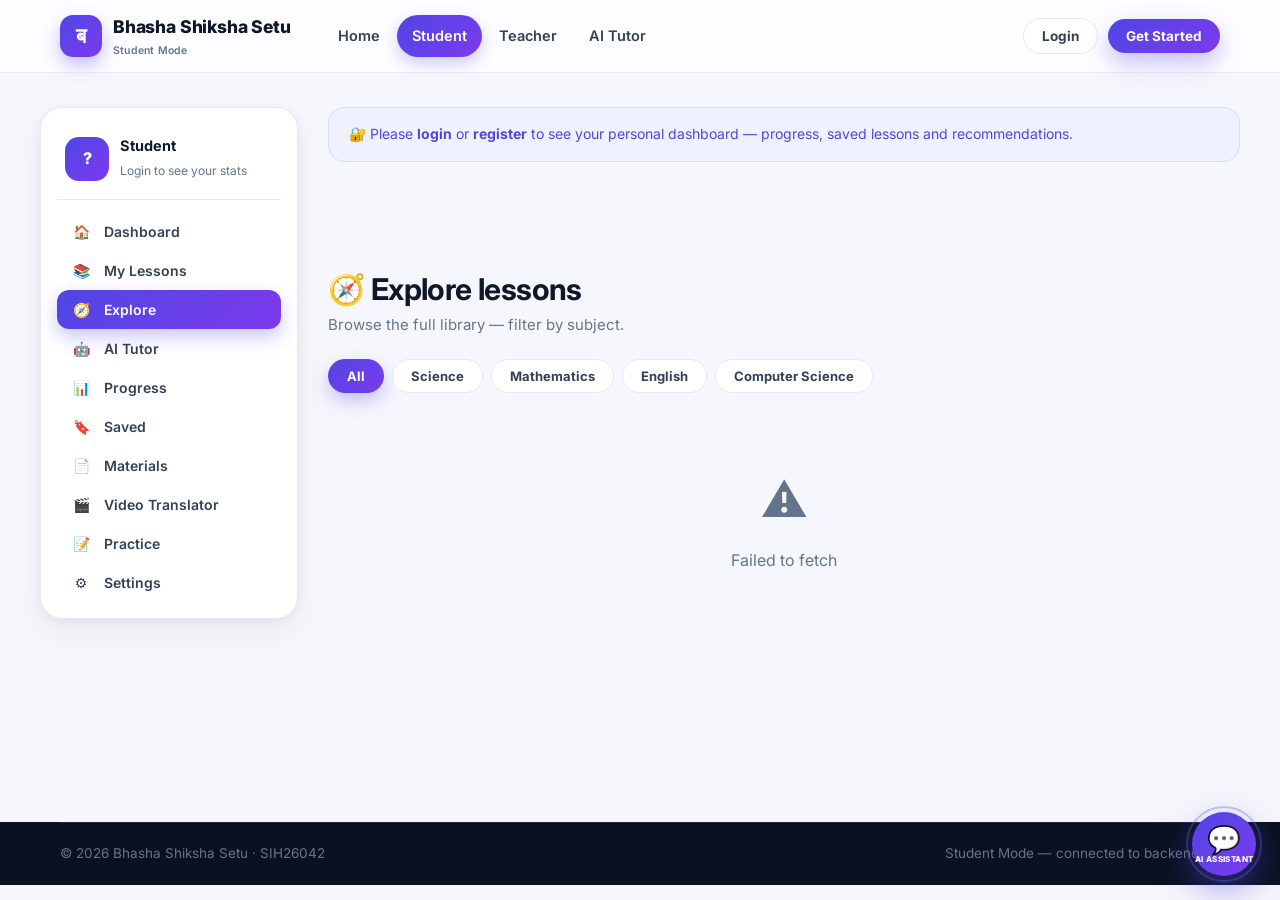
<file: student.html>
<!DOCTYPE html>
<html lang="en">
<head>
<meta charset="UTF-8">
<meta name="viewport" content="width=device-width, initial-scale=1.0">
<title>Student Dashboard | Bhasha Shiksha Setu</title>
<link rel="icon" href="data:image/svg+xml,<svg xmlns='http://www.w3.org/2000/svg' viewBox='0 0 100 100'><rect width='100' height='100' rx='22' fill='%234338ca'/><text x='50' y='68' font-size='52' text-anchor='middle' fill='white'>ब</text></svg>">
<link rel="preconnect" href="https://fonts.googleapis.com">
<link href="https://fonts.googleapis.com/css2?family=Inter:wght@400;500;600;700;800;900&display=swap" rel="stylesheet">
<link rel="stylesheet" href="CSS/style.css">
</head>
<body data-page="student">

<header class="nav">
  <div class="container nav-inner">
    <a class="brand" href="index.html"><span class="brand-logo">ब</span><span>Bhasha Shiksha Setu<small>Student Mode</small></span></a>
    <nav class="nav-links" id="navLinks">
      <a href="index.html">Home</a>
      <a href="student.html" class="active">Student</a>
      <a href="teacher.html">Teacher</a>
      <a href="tutor.html">AI Tutor</a>
    </nav>
    <div class="nav-right">
      <div class="nav-user-chip" data-auth="in">
        <span class="av" id="navUserAvatar">?</span><b id="navUserName">…</b>
        <button class="icon-btn" data-logout title="Logout" style="font-size:16px">🚪</button>
      </div>
      <button class="btn btn-outline btn-sm hide-mobile" data-auth="out" onclick="openModal('loginModal')">Login</button>
      <button class="btn btn-primary btn-sm" data-auth="out" onclick="openModal('registerModal')">Get Started</button>
      <button class="icon-btn burger" onclick="document.getElementById('navLinks').classList.toggle('open')">☰</button>
    </div>
  </div>
</header>

<div class="dash-layout">
  <!-- ======== SIDEBAR ======== -->
  <aside class="dash-side">
    <div class="who">
      <span class="av" id="sideAvatar">?</span>
      <div><b id="sideName">Student</b><small id="sideEmail">Login to see your stats</small></div>
    </div>
    <button class="side-item active" data-view="dashboard"><span class="s-ico">🏠</span> Dashboard</button>
    <button class="side-item" data-view="lessons"><span class="s-ico">📚</span> My Lessons</button>
    <button class="side-item" data-view="explore"><span class="s-ico">🧭</span> Explore</button>
    <button class="side-item" data-view="tutor"><span class="s-ico">🤖</span> AI Tutor</button>
    <button class="side-item" data-view="progress"><span class="s-ico">📊</span> Progress</button>
    <button class="side-item" data-view="saved"><span class="s-ico">🔖</span> Saved</button>
    <button class="side-item" data-view="materials"><span class="s-ico">📄</span> Materials</button>
    <button class="side-item" data-view="video"><span class="s-ico">🎬</span> Video Translator</button>
    <button class="side-item" data-view="practice"><span class="s-ico">📝</span> Practice</button>
    <button class="side-item" data-view="settings"><span class="s-ico">⚙️</span> Settings</button>
  </aside>

  <!-- ======== MAIN ======== -->
  <main class="dash-main">
    <div class="auth-note hide" id="loginNote">🔐 Please <a href="#" onclick="openModal('loginModal');return false"><b>login</b></a> or <a href="#" onclick="openModal('registerModal');return false"><b>register</b></a> to see your personal dashboard — progress, saved lessons and recommendations.</div>

    <!-- Dashboard view -->
    <section data-view-panel="dashboard">
      <div class="greet"><h1 id="dashTitle">Good morning, Student 👋</h1><p id="dashSub">Your learning at a glance — connected to the Bhasha Shiksha Setu backend.</p></div>

      <div class="kpi-strip">
        <div class="kpi"><div class="k-top"><span class="k-ico" style="background:var(--psoft)">📖</span><span class="trend up">library</span></div><b id="stTotal">–</b><span>Total lessons</span></div>
        <div class="kpi"><div class="k-top"><span class="k-ico" style="background:var(--success-soft)">✅</span><span class="trend up">done</span></div><b id="stDone">–</b><span>Completed</span></div>
        <div class="kpi"><div class="k-top"><span class="k-ico" style="background:var(--accent-soft)">⏳</span><span class="trend flat">in progress</span></div><b id="stProgress">–</b><span>In progress</span></div>
        <div class="kpi"><div class="k-top"><span class="k-ico" style="background:var(--teal-soft)">🔖</span><span class="trend flat">saved</span></div><b id="stSaved">–</b><span>Saved lessons</span></div>
      </div>

      <div class="sec-card">
        <div style="display:flex;justify-content:space-between;flex-wrap:wrap;gap:8px;margin-bottom:12px">
          <b style="font-size:16px">📈 Learning progress</b><span id="avgLabel" style="color:var(--muted);font-size:13.5px">–</span>
        </div>
        <div class="progress-track" style="height:12px"><div class="progress-fill" id="avgBar" style="width:0%"></div></div>
        <p style="font-size:13.5px;color:var(--muted);margin-top:10px" id="aiStatsLine">You asked the AI Tutor 0 questions and translated 0 texts.</p>
      </div>

      <div class="view-head"><h2>▶️ Continue learning</h2><button class="btn btn-soft btn-sm" data-goto="explore">Explore all lessons →</button></div>
      <div class="grid g2" id="continueGrid"></div>

      <div class="view-head"><h2>✨ Recommended for you</h2></div>
      <div class="grid g3" id="recGrid"></div>

      <div class="view-head"><h2>🕐 Recent lessons</h2></div>
      <div class="grid g3" id="recentGrid"></div>
    </section>

    <!-- My lessons -->
    <section data-view-panel="lessons" class="hide">
      <div class="greet"><h1>📚 My lessons</h1><p>Everything you have started, saved or completed.</p></div>
      <div class="grid g3" id="myLessonsGrid" style="margin-top:26px"></div>
    </section>

    <!-- Explore -->
    <section data-view-panel="explore" class="hide">
      <div class="greet"><h1>🧭 Explore lessons</h1><p>Browse the full library — filter by subject.</p></div>
      <div class="pill-row" id="subjectPills" style="margin-top:22px">
        <button class="filter-pill active" data-subject="">All</button>
        <button class="filter-pill" data-subject="Science">Science</button>
        <button class="filter-pill" data-subject="Mathematics">Mathematics</button>
        <button class="filter-pill" data-subject="English">English</button>
        <button class="filter-pill" data-subject="Computer Science">Computer Science</button>
      </div>
      <div class="grid g3" id="lessonGrid"></div>
    </section>

    <!-- AI Tutor -->
    <section data-view-panel="tutor" class="hide">
      <div class="greet"><h1>🤖 Bhasha AI Tutor</h1><p>Your 24×7 study friend — type or speak in any language.</p></div>
      <div style="display:flex;gap:12px;flex-wrap:wrap;margin-top:24px">
        <button class="btn btn-primary btn-lg" onclick="BSS_AI.open()">💬 Open AI Assistant</button>
        <a class="btn btn-outline btn-lg" href="tutor.html">Full chat page →</a>
      </div>
      <div class="grid g3" style="margin-top:26px">
        <div class="card"><div class="ico-tile tile-p">🧪</div><h3>Ask science</h3><p>“Explain photosynthesis in Marathi”</p></div>
        <div class="card"><div class="ico-tile tile-v">➗</div><h3>Ask maths</h3><p>“Why is 3/4 bigger than 1/2?”</p></div>
        <div class="card"><div class="ico-tile tile-a">🗣</div><h3>Any language</h3><p>Get answers in the language you think in.</p></div>
      </div>
    </section>

    <!-- Progress -->
    <section data-view-panel="progress" class="hide">
      <div class="greet"><h1>📊 Your progress</h1><p>How far you've come in every lesson you started.</p></div>
      <div class="sec-card" id="progressList" style="margin-top:24px"></div>
    </section>

    <!-- Saved -->
    <section data-view-panel="saved" class="hide">
      <div class="greet"><h1>🔖 Saved lessons</h1><p>Your bookmarks — ready when you are.</p></div>
      <div class="grid g3" id="savedGrid" style="margin-top:24px"></div>
    </section>

    <!-- Materials -->
    <section data-view-panel="materials" class="hide">
      <div class="greet"><h1>📄 Study Materials</h1><p>Access educational PDFs, notes and resources shared by the administrator.</p></div>
      <div class="grid g3" id="studentMaterialsGrid" style="margin-top:24px"></div>
    </section>

    <!-- AI Video Translator -->
    <section data-view-panel="video" class="hide">
      <div class="greet"><h1>🎬 AI Video Translator</h1><p>Turn a permitted educational video into a dubbed learning experience in your preferred language.</p></div>
      <div class="video-translator-grid">
        <div class="sec-card">
          <h2>Translate & Dub</h2>
          <p class="muted">Upload a video or paste a public video URL that you have permission to process.</p>
          <div class="video-input-tabs"><button class="filter-pill active" id="videoUploadTab">Upload video</button><button class="filter-pill" id="videoUrlTab">Video URL</button></div>
          <div id="videoUploadBox" class="video-source-box">
            <input type="file" id="videoFile" accept="video/*,audio/*" hidden>
            <button class="btn btn-primary" id="chooseVideo">🎥 Choose video</button>
            <span id="videoFileName" class="muted">No file selected</span>
          </div>
          <div id="videoUrlBox" class="video-source-box hide">
            <input id="videoUrl" class="text-input" type="url" placeholder="https://example.com/video.mp4">
          </div>
          <div class="video-form-grid">
            <label>Source language <select id="videoSourceLang"><option value="auto">Auto detect</option><option value="en">English</option><option value="hi">Hindi</option><option value="mr">Marathi</option><option value="gu">Gujarati</option><option value="bn">Bengali</option><option value="ta">Tamil</option><option value="te">Telugu</option></select></label>
            <label>Translate to <select id="videoTargetLang"><option value="en">English</option><option value="hi">Hindi</option><option value="mr" selected>Marathi</option><option value="gu">Gujarati</option><option value="bn">Bengali</option><option value="ta">Tamil</option><option value="te">Telugu</option></select></label>
          </div>
          <button class="btn btn-primary" id="startVideoDub" style="margin-top:18px;width:100%">✨ Translate & Dub</button>
          <p class="video-note">Processing happens securely through the backend. Your API key is never exposed to the browser.</p>
        </div>
        <div class="sec-card">
          <div class="view-head" style="margin-top:0"><h2>Translation status</h2><button class="btn btn-soft btn-sm" id="videoRefresh">Refresh</button></div>
          <div id="videoStatusBox" class="video-status-empty">Choose a video to start.</div>
          <div id="videoResult" class="hide"></div>
        </div>
      </div>
      <div class="view-head"><h2>🕘 My video translations</h2></div>
      <div class="grid g2" id="videoHistoryGrid"></div>
    </section>

    <!-- Practice -->
    <section data-view-panel="practice" class="hide">
      <div class="greet"><h1>📝 Smart Practice</h1><p>Your practice should respond to what you understand—not just give you more questions.</p></div>
      <div class="sec-card" id="learningProfileCard"><h2>Personal learning profile</h2><p class="muted">Loading your learning insights…</p></div>
      <div class="view-head"><h2>🎯 Recommended practice</h2></div>
      <div class="grid g3" id="recommendationGrid"></div>
    </section>

    <!-- Settings -->
    <section data-view-panel="settings" class="hide">
      <div class="greet"><h1>⚙️ Settings</h1><p>Your preferences and account.</p></div>
      <div class="grid g2" style="margin-top:24px">
        <div class="card">
          <h3>🗣 Language preference</h3>
          <p style="margin-bottom:14px">Lessons, translation and the AI Tutor favour this language.</p>
          <select class="lang-select" id="prefLang" data-langs style="width:100%;max-width:100%;padding:12px 15px;border-radius:12px"></select>
          <button class="btn btn-primary btn-sm" style="margin-top:12px" onclick="saveLangPref()">💾 Save preference</button>
        </div>
        <div class="card">
          <h3>👤 Account</h3>
          <div id="accountInfo" style="color:var(--muted);font-size:14px;margin-bottom:14px">—</div>
          <div style="display:flex;gap:10px;flex-wrap:wrap">
            <button class="btn btn-outline btn-sm" onclick="openModal('loginModal')">🔑 Change password</button>
            <button class="btn btn-danger btn-sm" data-logout>🚪 Logout</button>
          </div>
        </div>
      </div>
    </section>
  </main>
</div>

<footer class="footer">
  <div class="container footer-base"><span>© 2026 Bhasha Shiksha Setu · SIH26042</span><span>Student Mode — connected to backend 🎒</span></div>
</footer>

<div class="overlay" id="loginModal">
  <div class="modal">
    <button class="icon-btn modal-x" onclick="closeModal('loginModal')">✕</button>
    <h3>Welcome back 👋</h3><p class="sub">Login to continue as a student.</p>
    <form id="loginForm">
      <div class="field"><label>Email / Username</label><input id="loginId" type="text" required></div>
      <div class="field"><label>Password</label><input id="loginPassword" type="password" required></div>
      <button class="btn btn-primary btn-block" id="loginSubmit" type="submit">Login</button>
    </form>
    <p style="font-size:13px;color:var(--muted);margin-top:12px;text-align:center">New here? Use the Register button in the navbar.</p>
  </div>
</div>

<div class="overlay" id="registerModal">
  <div class="modal">
    <button class="icon-btn modal-x" onclick="closeModal('registerModal')">✕</button>
    <h3>Create your free account 🎒</h3><p class="sub">Register to save lessons and track progress.</p>
    <form id="registerForm">
      <div class="field"><label>Full name</label><input id="regName" type="text" required></div>
      <div class="field"><label>Email</label><input id="regEmail" type="email" required></div>
      <div class="field"><label>Password (min 6 chars)</label><input id="regPassword" type="password" minlength="6" required></div>
      <div class="field"><label>Preferred language</label><select id="regLang" data-langs></select></div>
      <button class="btn btn-accent btn-block" id="registerSubmit" type="submit">Create Account</button>
    </form>
  </div>
</div>

<div class="overlay" id="lessonModal">
  <div class="modal lg">
    <button class="icon-btn modal-x" onclick="closeModal('lessonModal')">✕</button>
    <div id="lessonModalBody"></div>
    <div style="display:flex;gap:10px;justify-content:flex-end;margin-top:10px;flex-wrap:wrap">
      <button class="btn btn-outline btn-sm" id="saveLessonBtn">🔖 Save</button>
      <button class="btn btn-primary btn-sm" id="completeLessonBtn">✅ Mark complete</button>
    </div>
  </div>
</div>

<script>
let __dashData = null;
let __currentLessonId = null;

function switchView(name) {
  $$(".side-item").forEach(b => b.classList.toggle("active", b.dataset.view === name));
  $$("[data-view-panel]").forEach(p => p.classList.toggle("hide", p.dataset.viewPanel !== name));
  if (name === "explore") BSS_LESSONS.render("#lessonGrid");
  if (name === "materials") BSS_MATERIALS.render("#studentMaterialsGrid");
  if (name === "video") { BSS_VIDEO.loadHistory(); }
  if (name === "practice") { BSS_LEARNING.load(); }
}

function studentCard(l, d) {
  const row = (d.progress.rows || []).find(r => r.lesson_id === l.id);
  const done = row && row.status === "completed";
  const saved = row && row.saved;
  const pct = row ? row.progress : 0;
  return `
  <div class="card lesson-card" data-lesson-id="${l.id}">
    <div class="lesson-meta">
      <span class="chip subj">${escapeHtml(l.subject)}</span>
      <span class="chip lang">🗣 ${escapeHtml(l.language)}</span>
      ${l.grade ? `<span class="chip grade">Class ${escapeHtml(l.grade)}</span>` : ""}
      ${done ? '<span class="chip pub">✅ completed</span>' : ""}
      ${saved ? '<span class="chip gray">🔖 saved</span>' : ""}
    </div>
    <h3>${escapeHtml(l.title)}</h3>
    <p>${escapeHtml((l.description || "").slice(0, 96))}${(l.description || "").length > 96 ? "…" : ""}</p>
    ${row ? `<div class="progress-row"><div class="progress-track grow"><div class="progress-fill" style="width:${pct}%"></div></div><b style="font-size:13px">${pct}%</b></div>` : ""}
    <button class="btn btn-primary btn-sm" onclick="BSS_LESSONS.open(${l.id})">Open →</button>
  </div>`;
}

async function saveLangPref() {
  try {
    await api("/student/language", { method: "PUT", body: { language_preference: $("#prefLang").value } });
    toast("Language preference saved 🗣");
  } catch (e) { toast(e.message, "err"); }
}

window.PAGE_INIT = async function () {
  // Sidebar view switching
  $$(".side-item").forEach(b => b.addEventListener("click", () => {
    if (b.dataset.view === "tutor") { BSS_AI.open(); return; }
    switchView(b.dataset.view);
  }));
  $$("[data-goto]").forEach(b => b.addEventListener("click", () => switchView(b.dataset.goto)));
  $$("#subjectPills .filter-pill").forEach(pill => pill.addEventListener("click", () => {
    $$("#subjectPills .filter-pill").forEach(p => p.classList.remove("active"));
    pill.classList.add("active");
    BSS_LESSONS.render("#lessonGrid", { subject: pill.dataset.subject });
  }));

  const user = currentUser();
  const note = $("#loginNote");
  const hour = new Date().getHours();
  const greet = hour < 12 ? "Good morning" : hour < 17 ? "Good afternoon" : "Good evening";

  if (!user) {
    note.classList.remove("hide");
    $("#dashTitle").textContent = `${greet}, Learner 👋`;
    $("#dashSub").textContent = "Login to unlock your personal dashboard — progress, saves and recommendations.";
    ["#stTotal", "#stDone", "#stProgress", "#stSaved"].forEach(s => $(s).textContent = "—");
    $("#avgBar").style.width = "0%";
    switchView("explore");
    return;
  }

  $("#sideAvatar").textContent = initials(user.name);
  $("#sideName").textContent = user.name;
  $("#sideEmail").textContent = user.email;

  try {
    const d = await api("/student/dashboard");
    __dashData = d;
    $("#dashTitle").textContent = `${greet}, ${d.profile.name.split(" ")[0]} 👋`;
    $("#dashSub").textContent = "Let's keep your streak going — pick up where you left off.";

    const s = d.stats;
    $("#stTotal").textContent = s.total_lessons;
    $("#stDone").textContent = s.completed;
    $("#stProgress").textContent = s.in_progress;
    $("#stSaved").textContent = s.saved;
    $("#avgBar").style.width = Math.max(s.avg_progress, 4) + "%";
    $("#avgLabel").textContent = `${s.avg_progress}% average across started lessons`;

    try {
      const st = await api("/student/stats");
      $("#aiStatsLine").textContent = `You asked the AI Tutor ${st.ai_questions} questions and translated ${st.translations} texts.`;
    } catch {}

    // Continue learning: started but not completed, sorted by updated
    const started = (d.progress.rows || []).filter(r => r.progress > 0 && r.status !== "completed")
      .sort((a, b) => (b.updated_at || "").localeCompare(a.updated_at || ""));
    const continueLessons = started.slice(0, 4)
      .map(r => db_lesson(d, r.lesson_id)).filter(Boolean);
    $("#continueGrid").innerHTML = continueLessons.length
      ? continueLessons.map(l => studentCard(l, d)).join("")
      : `<div class="empty" style="grid-column:1/-1"><div class="big">🚀</div>Nothing in progress — <b>start a lesson below!</b></div>`;

    $("#recGrid").innerHTML = d.recommended_lessons.length
      ? d.recommended_lessons.map(l => studentCard(l, d)).join("")
      : '<div class="empty" style="grid-column:1/-1"><div class="big">🎉</div>All caught up!</div>';

    $("#recentGrid").innerHTML = d.recent_lessons.length
      ? d.recent_lessons.map(l => studentCard(l, d)).join("")
      : "";

    // My lessons view
    const all = await api("/lessons");
    $("#myLessonsGrid").innerHTML = all.length
      ? all.map(l => studentCard(l, d)).join("")
      : '<div class="empty" style="grid-column:1/-1"><div class="big">📚</div>No lessons yet.</div>';

    // Progress view
    const rows = (d.progress.rows || []).slice().sort((a, b) => (b.updated_at || "").localeCompare(a.updated_at || ""));
    $("#progressList").innerHTML = rows.length ? rows.map(r => {
      const l = db_lesson(d, r.lesson_id);
      return `
      <div class="progress-row" style="padding:13px 0;border-bottom:1px solid var(--line)">
        <span class="k-ico" style="background:${r.status === "completed" ? "var(--success-soft)" : "var(--psoft)"};width:40px;height:40px;border-radius:12px;display:grid;place-items:center;font-size:18px">${r.status === "completed" ? "✅" : "📖"}</span>
        <div class="grow">
          <b style="font-size:14.5px">${l ? escapeHtml(l.title) : "Lesson #" + r.lesson_id}</b>
          <div class="progress-track" style="margin-top:6px"><div class="progress-fill" style="width:${r.progress}%"></div></div>
        </div>
        <b style="font-size:13.5px;min-width:46px;text-align:right">${r.progress}%</b>
      </div>`;
    }).join("") : '<div class="empty"><div class="big">📊</div>No progress yet — open a lesson to start!</div>';

    // Saved view
    $("#savedGrid").innerHTML = d.saved_lessons.length
      ? d.saved_lessons.map(l => studentCard(l, d)).join("")
      : '<div class="empty" style="grid-column:1/-1"><div class="big">🔖</div>Nothing saved yet — open a lesson and press Save.</div>';

    // Settings: profile + pref
    $("#prefLang").value = d.language_preference || "English";
    $("#accountInfo").innerHTML = `
      <b style="color:var(--ink)">${escapeHtml(d.profile.name)}</b> · ${escapeHtml(d.profile.email)}<br>
      Role: <span class="chip" style="background:var(--psoft);color:var(--p1)">${escapeHtml(d.profile.role)}</span>
      · Joined ${fmtDate(d.profile.created_at)}`;

    // Save + complete buttons in lesson modal
    const origOpen = BSS_LESSONS.open;
    BSS_LESSONS.open = async function (id) {
      __currentLessonId = id;
      await origOpen(id);
      const row = (d.progress.rows || []).find(r => r.lesson_id === id);
      $("#saveLessonBtn").textContent = row && row.saved ? "🔖 Saved ✓" : "🔖 Save";
      $("#completeLessonBtn").textContent = row && row.status === "completed" ? "✅ Completed" : "✅ Mark complete";
    };
  } catch (e) {
    note.classList.remove("hide");
    note.textContent = "⚠️ " + e.message;
  }
};

function db_lesson(d, id) {
  return [...(d.recommended_lessons || []), ...(d.recent_lessons || []),
          ...(d.completed_lessons || []), ...(d.saved_lessons || [])].find(l => l.id === id);
}

/* Save / complete buttons */
document.addEventListener("click", async (e) => {
  if (!__dashData) return;
  if (e.target.closest("#saveLessonBtn") && __currentLessonId) {
    try {
      const r = await api(`/student/lessons/${__currentLessonId}/save`, { method: "POST" });
      toast(r.saved ? "Lesson saved 🔖" : "Removed from saved.");
      PAGE_INIT();
    } catch (err) { toast(err.message, "err"); }
  }
  if (e.target.closest("#completeLessonBtn") && __currentLessonId) {
    try {
      await api("/student/progress", { method: "POST", body: { lesson_id: __currentLessonId, status: "completed", progress: 100 } });
      toast("Lesson completed! 🎉");
      PAGE_INIT();
    } catch (err) { toast(err.message, "err"); }
  }
});
</script>
<script src="script.js"></script>
</body>
</html>
</file>
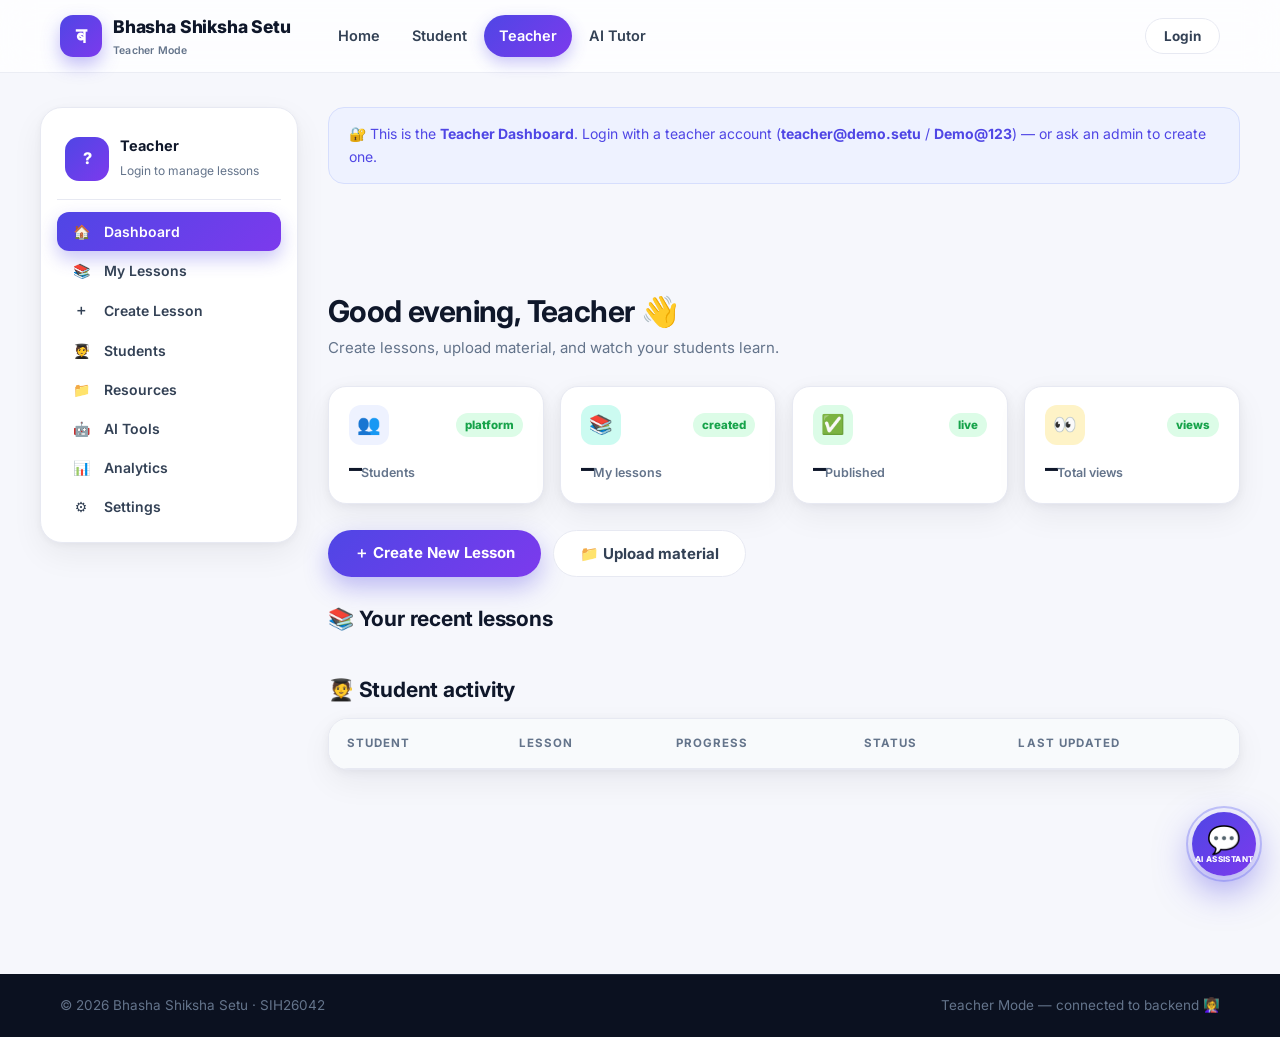
<file: teacher.html>
<!DOCTYPE html>
<html lang="en">
<head>
<meta charset="UTF-8">
<meta name="viewport" content="width=device-width, initial-scale=1.0">
<title>Teacher Dashboard | Bhasha Shiksha Setu</title>
<link rel="icon" href="data:image/svg+xml,<svg xmlns='http://www.w3.org/2000/svg' viewBox='0 0 100 100'><rect width='100' height='100' rx='22' fill='%234338ca'/><text x='50' y='68' font-size='52' text-anchor='middle' fill='white'>ब</text></svg>">
<link rel="preconnect" href="https://fonts.googleapis.com">
<link href="https://fonts.googleapis.com/css2?family=Inter:wght@400;500;600;700;800;900&display=swap" rel="stylesheet">
<link rel="stylesheet" href="CSS/style.css">
</head>
<body data-page="teacher">

<header class="nav">
  <div class="container nav-inner">
    <a class="brand" href="index.html"><span class="brand-logo">ब</span><span>Bhasha Shiksha Setu<small>Teacher Mode</small></span></a>
    <nav class="nav-links" id="navLinks">
      <a href="index.html">Home</a>
      <a href="student.html">Student</a>
      <a href="teacher.html" class="active">Teacher</a>
      <a href="tutor.html">AI Tutor</a>
    </nav>
    <div class="nav-right">
      <div class="nav-user-chip" data-auth="in">
        <span class="av" id="navUserAvatar">?</span><b id="navUserName">…</b>
        <button class="icon-btn" data-logout title="Logout" style="font-size:16px">🚪</button>
      </div>
      <button class="btn btn-outline btn-sm hide-mobile" data-auth="out" onclick="openModal('loginModal')">Login</button>
      <button class="icon-btn burger" onclick="document.getElementById('navLinks').classList.toggle('open')">☰</button>
    </div>
  </div>
</header>

<div class="dash-layout">
  <aside class="dash-side">
    <div class="who">
      <span class="av" id="sideAvatar">?</span>
      <div><b id="sideName">Teacher</b><small id="sideEmail">Login to manage lessons</small></div>
    </div>
    <button class="side-item active" data-view="dashboard"><span class="s-ico">🏠</span> Dashboard</button>
    <button class="side-item" data-view="lessons"><span class="s-ico">📚</span> My Lessons</button>
    <button class="side-item" data-view="create"><span class="s-ico">＋</span> Create Lesson</button>
    <button class="side-item" data-view="students"><span class="s-ico">🧑‍🎓</span> Students</button>
    <button class="side-item" data-view="resources"><span class="s-ico">📁</span> Resources</button>
    <button class="side-item" data-view="aitools"><span class="s-ico">🤖</span> AI Tools</button>
    <button class="side-item" data-view="analytics"><span class="s-ico">📊</span> Analytics</button>
    <button class="side-item" data-view="settings"><span class="s-ico">⚙️</span> Settings</button>
  </aside>

  <main class="dash-main">
    <div class="auth-note hide" id="loginNote">🔐 This is the <b>Teacher Dashboard</b>. Login with a teacher account (<b>teacher@demo.setu</b> / <b>Demo@123</b>) — or ask an admin to create one.</div>

    <!-- Dashboard -->
    <section data-view-panel="dashboard">
      <div class="greet"><h1 id="tGreet">Welcome, Teacher 👋</h1><p>Create lessons, upload material, and watch your students learn.</p></div>
      <div class="kpi-strip">
        <div class="kpi"><div class="k-top"><span class="k-ico" style="background:var(--psoft)">👥</span><span class="trend up">platform</span></div><b id="tStudents">–</b><span>Students</span></div>
        <div class="kpi"><div class="k-top"><span class="k-ico" style="background:var(--teal-soft)">📚</span><span class="trend up">created</span></div><b id="tMyLessons">–</b><span>My lessons</span></div>
        <div class="kpi"><div class="k-top"><span class="k-ico" style="background:var(--success-soft)">✅</span><span class="trend up">live</span></div><b id="tPublished">–</b><span>Published</span></div>
        <div class="kpi"><div class="k-top"><span class="k-ico" style="background:var(--accent-soft)">👀</span><span class="trend up">views</span></div><b id="tViews">–</b><span>Total views</span></div>
      </div>
      <div style="display:flex;gap:12px;flex-wrap:wrap;margin-bottom:22px">
        <button class="btn btn-primary" id="newLessonBtn">＋ Create New Lesson</button>
        <button class="btn btn-outline" data-goto="resources">📁 Upload material</button>
      </div>
      <div class="view-head"><h2>📚 Your recent lessons</h2></div>
      <div class="grid g3" id="dashLessons"></div>
      <div class="view-head"><h2>🧑‍🎓 Student activity</h2></div>
      <div class="tbl-wrap">
        <table>
          <thead><tr><th>Student</th><th>Lesson</th><th>Progress</th><th>Status</th><th>Last updated</th></tr></thead>
          <tbody id="studentsBody"></tbody>
        </table>
      </div>
    </section>

    <!-- My lessons (table) -->
    <section data-view-panel="lessons" class="hide">
      <div class="greet"><h1>📚 My lessons</h1><p>Edit, publish or unpublish — changes appear for students instantly. <span class="page-drafts-badge" style="font-weight:600;color:var(--accent)"></span></p></div>
      <div style="display:flex;gap:10px;justify-content:flex-end;margin:18px 0">
        <button class="btn btn-primary btn-sm" id="newLessonBtn2">＋ New Lesson</button>
      </div>
      <div class="tbl-wrap">
        <table>
          <thead><tr><th>Lesson</th><th>Subject</th><th>Language</th><th>Class</th><th>Views</th><th>Status</th><th style="text-align:right">Actions</th></tr></thead>
          <tbody id="lessonsBody"></tbody>
        </table>
      </div>
    </section>

    <!-- Students -->
    <section data-view-panel="students" class="hide">
      <div class="greet"><h1>🧑‍🎓 Students</h1><p>Who is learning from your lessons right now.</p></div>
      <div class="tbl-wrap" style="margin-top:22px">
        <table>
          <thead><tr><th>Student</th><th>Lesson</th><th>Progress</th><th>Status</th><th>Last updated</th></tr></thead>
          <tbody id="studentsBody2"></tbody>
        </table>
      </div>
    </section>

    <!-- Create lesson placeholder view (opens editor) -->
    <section data-view-panel="create" class="hide">
      <div class="greet"><h1>＋ Create Lesson</h1><p>Title, subject, language, class, media blocks — and publish when ready.</p></div>
      <div class="sec-card" style="margin-top:22px;text-align:center;padding:50px">
        <div class="big" style="font-size:46px">📝</div>
        <h3 style="margin:10px 0">Let's build a great lesson!</h3>
        <p style="margin-bottom:20px">Text · Images · Videos · PDFs — all in one beautiful lesson card.</p>
        <button class="btn btn-primary btn-lg" id="newLessonBtn3">Open Lesson Editor</button>
      </div>
    </section>

    <!-- Resources -->
    <section data-view-panel="resources" class="hide">
      <div class="greet"><h1>📁 Resources</h1><p>Upload study material — images, PDFs, videos — and reuse them in lessons.</p></div>
      <div class="sec-card" style="margin-top:22px">
        <h3>📤 Upload media</h3>
        <p style="color:var(--muted);font-size:13.5px;margin-bottom:14px">Images (jpg/png/webp/svg), videos (mp4) or documents (pdf/doc/txt). Max 50 MB.</p>
        <div class="field"><label>File</label><input type="file" id="upFile" accept=".jpg,.jpeg,.png,.webp,.svg,.gif,.mp4,.pdf,.doc,.docx,.txt"></div>
        <div class="field-row">
          <div class="field"><label>Title (optional)</label><input id="upTitle" maxlength="200"></div>
          <div class="field"><label>Description (optional)</label><input id="upDesc" maxlength="2000"></div>
        </div>
        <button class="btn btn-primary" id="upBtn">⬆ Upload</button>
      </div>
      <div class="view-head"><h2>🖼 Your uploads</h2></div>
      <div class="grid g4" id="teacherMedia"></div>
    </section>

    <!-- AI Tools -->
    <section data-view-panel="aitools" class="hide">
      <div class="greet"><h1>🤖 AI Tools for teachers</h1><p>The AI Tutor is your co-teacher — use it to draft explanations and answer student doubts.</p></div>
      <div class="grid g3" style="margin-top:22px">
        <div class="card"><div class="ico-tile tile-p">💬</div><h3>Draft an explanation</h3><p>“Explain photosynthesis to class 8 in simple Marathi.”</p><button class="btn btn-soft btn-sm" style="margin-top:12px" onclick="BSS_AI.open()">Open assistant</button></div>
        <div class="card"><div class="ico-tile tile-a">➗</div><h3>Lesson examples</h3><p>“Give 5 real-life examples of fractions for class 5.”</p><button class="btn btn-soft btn-sm" style="margin-top:12px" onclick="BSS_AI.open()">Open assistant</button></div>
        <div class="card"><div class="ico-tile tile-v">🌐</div><h3>Translate material</h3><p>Use the translate tool to convert your notes into any language.</p><a class="btn btn-soft btn-sm" style="margin-top:12px" href="index.html#translate">Open translator</a></div>
      </div>
    </section>

    <!-- Analytics -->
    <section data-view-panel="analytics" class="hide">
      <div class="greet"><h1>📊 Analytics</h1><p>Views and engagement across your lessons.</p></div>
      <div class="sec-card" id="analyticsBox" style="margin-top:22px"></div>
    </section>

    <!-- Settings -->
    <section data-view-panel="settings" class="hide">
      <div class="greet"><h1>⚙️ Settings</h1><p>Account and preferences.</p></div>
      <div class="grid g2" style="margin-top:22px">
        <div class="card">
          <h3>👤 Account</h3>
          <div id="accountInfo2" style="color:var(--muted);font-size:14px;margin-bottom:14px">—</div>
          <div style="display:flex;gap:10px;flex-wrap:wrap">
            <button class="btn btn-outline btn-sm" onclick="openModal('loginModal')">🔑 Change password</button>
            <button class="btn btn-danger btn-sm" data-logout>🚪 Logout</button>
          </div>
        </div>
        <div class="card">
          <h3>🗣 Default lesson language</h3>
          <p style="color:var(--muted);font-size:14px;margin-bottom:12px">Used when you create a new lesson (change per-lesson in the editor).</p>
          <select class="lang-select" id="tDefaultLang" data-langs style="width:100%;max-width:100%;padding:12px 15px;border-radius:12px"></select>
        </div>
      </div>
    </section>
  </main>
</div>

<footer class="footer">
  <div class="container footer-base"><span>© 2026 Bhasha Shiksha Setu · SIH26042</span><span>Teacher Mode — connected to backend 👩‍🏫</span></div>
</footer>

<div class="overlay" id="loginModal">
  <div class="modal">
    <button class="icon-btn modal-x" onclick="closeModal('loginModal')">✕</button>
    <h3>Teacher login 👩‍🏫</h3><p class="sub">Login with your teacher account.</p>
    <form id="loginForm">
      <div class="field"><label>Email / Username</label><input id="loginId" type="text" required></div>
      <div class="field"><label>Password</label><input id="loginPassword" type="password" required></div>
      <button class="btn btn-primary btn-block" id="loginSubmit" type="submit">Login</button>
    </form>
  </div>
</div>

<div class="overlay" id="lessonEditorModal">
  <div class="modal lg-xl">
    <button class="icon-btn modal-x" onclick="closeModal('lessonEditorModal')">✕</button>
    <h3 id="editorTitle">Create Lesson</h3>
    <p class="sub">Fields marked * are required. Content blocks can be text, image, video or document.</p>
    <form id="lessonForm">
      <div class="field-row">
        <div class="field"><label>Title *</label><input id="lTitle" required maxlength="200" placeholder="e.g. Introduction to Photosynthesis"></div>
        <div class="field"><label>Subject *</label><input id="lSubject" required maxlength="100" placeholder="e.g. Science"></div>
      </div>
      <div class="field-row">
        <div class="field"><label>Class / Grade</label><input id="lGrade" maxlength="20" placeholder="e.g. 8"></div>
        <div class="field"><label>Language</label><select id="lLang" data-langs></select></div>
      </div>
      <div class="field"><label>Description</label><textarea id="lDescription" maxlength="5000"></textarea></div>
      <div class="field-row">
        <div class="field"><label>Thumbnail URL (or /uploads/…)</label><input id="lThumb" placeholder="https://… or leave empty"></div>
        <div class="field"><label>Status</label><select id="lStatus"><option value="draft">Draft</option><option value="published">Published</option></select></div>
      </div>
      <label style="font-weight:800;font-size:14px;display:block;margin:8px 0 10px">Content blocks</label>
      <div id="blocks"></div>
      <div style="display:flex;gap:8px;margin-bottom:16px;flex-wrap:wrap">
        <button type="button" class="btn btn-outline btn-sm" onclick="addBlock('text')">＋ Text</button>
        <button type="button" class="btn btn-outline btn-sm" onclick="addBlock('image')">＋ Image</button>
        <button type="button" class="btn btn-outline btn-sm" onclick="addBlock('video')">＋ Video</button>
        <button type="button" class="btn btn-outline btn-sm" onclick="addBlock('document')">＋ Document</button>
      </div>
      <div style="display:flex;gap:10px;justify-content:flex-end">
        <button type="button" class="btn btn-outline" onclick="closeModal('lessonEditorModal')">Cancel</button>
        <button type="submit" class="btn btn-primary" id="lessonSaveBtn">💾 Save lesson</button>
      </div>
    </form>
  </div>
</div>

<div class="overlay" id="uploadModal">
  <div class="modal">
    <button class="icon-btn modal-x" onclick="closeModal('uploadModal')">✕</button>
    <h3>📤 Upload media</h3><p class="sub">Images, videos or documents · max 50 MB.</p>
    <div class="field"><label>File</label><input type="file" id="upFile2" accept=".jpg,.jpeg,.png,.webp,.svg,.gif,.mp4,.pdf,.doc,.docx,.txt"></div>
    <div class="field"><label>Title (optional)</label><input id="upTitle2" maxlength="200"></div>
    <div class="field"><label>Description (optional)</label><input id="upDesc2" maxlength="2000"></div>
    <div style="display:flex;gap:10px;justify-content:flex-end">
      <button class="btn btn-outline" onclick="closeModal('uploadModal')">Cancel</button>
      <button class="btn btn-primary" id="upBtn2">⬆ Upload</button>
    </div>
  </div>
</div>

<script>
window.__blockSeq = 0;
function addBlock(type, existing = {}) {
  const host = $("#blocks");
  const id = "blk" + (++window.__blockSeq);
  const row = document.createElement("div");
  row.className = "card";
  row.style.cssText = "margin-bottom:12px;padding:16px;box-shadow:none";
  row.dataset.type = type;
  row.innerHTML = `
    <div style="display:flex;justify-content:space-between;align-items:center;margin-bottom:10px">
      <b style="font-size:12.5px">${type.toUpperCase()}</b><button type="button" class="btn btn-danger btn-sm" onclick="this.closest('.card').remove()">Remove</button>
    </div>
    <div class="field"><label>Title</label><input class="bTitle" maxlength="200" value="${escapeHtml(existing.title || "")}"></div>
    ${type === "text" ? `<div class="field"><label>Explanation</label><textarea class="bContent" style="min-height:110px">${escapeHtml(existing.content || "")}</textarea></div>` : ""}
    ${type !== "text" ? `<div class="field"><label>URL / file path</label><input class="bUrl" maxlength="500" value="${escapeHtml(existing.url || "")}" placeholder="${type === "image" ? "/uploads/… or https://…" : type === "video" ? "YouTube link or https://…" : "/uploads/file.pdf or https://…"}"></div>` : ""}`;
  host.appendChild(row);
}

let __teacherDash = null;

function saveLangPref2() {
  // teachers' default lesson language is stored client-side as a convenience
  localStorage.setItem("t_default_lesson_lang", $("#tDefaultLang").value);
  toast("Default lesson language saved.");
}

window.PAGE_INIT = async function () {
  $$(".side-item").forEach(b => b.addEventListener("click", () => switchView(b.dataset.view)));
  $$("[data-goto]").forEach(b => b.addEventListener("click", () => switchView(b.dataset.goto)));

  function switchView(name) {
    $$(".side-item").forEach(b => b.classList.toggle("active", b.dataset.view === name));
    $$("[data-view-panel]").forEach(p => p.classList.toggle("hide", p.dataset.viewPanel !== name));
  }
  window.switchView = switchView;

  const hour = new Date().getHours();
  const greet = hour < 12 ? "Good morning" : hour < 17 ? "Good afternoon" : "Good evening";
  $("#tGreet").textContent = `${greet}, Teacher 👋`;

  const user = currentUser();
  const note = $("#loginNote");
  if (!user) { note.classList.remove("hide"); return; }
  if (!["teacher", "admin"].includes(user.role)) {
    note.classList.remove("hide");
    note.textContent = `You are logged in as ${user.role}. This page is for teachers and admins.`;
    return;
  }

  $("#sideAvatar").textContent = initials(user.name);
  $("#sideName").textContent = user.name;
  $("#sideEmail").textContent = user.email;
  $("#tDefaultLang").value = localStorage.getItem("t_default_lesson_lang") || "English";
  $("#tDefaultLang").addEventListener("change", saveLangPref2);
  $("#accountInfo2").innerHTML = `<b style="color:var(--ink)">${escapeHtml(user.name)}</b> · ${escapeHtml(user.email)}<br>Role: <span class="chip" style="background:var(--psoft);color:var(--p1)">${escapeHtml(user.role)}</span>`;

  async function load() {
    const d = await api("/teacher/dashboard");
    __teacherDash = d;
    $("#tStudents").textContent = d.stats.students;
    $("#tMyLessons").textContent = d.stats.my_lessons;
    $("#tPublished").textContent = d.stats.published;
    $("#tViews").textContent = d.stats.total_views;
    $(".page-drafts-badge").textContent = d.stats.drafts ? "• " + d.stats.drafts + " draft(s) not published yet" : "";

    const cardL = (l) => `
      <div class="card lesson-card">
        <div class="lesson-meta">
          <span class="chip subj">${escapeHtml(l.subject)}</span>
          <span class="chip lang">🗣 ${escapeHtml(l.language)}</span>
          <span class="chip ${l.status === "published" ? "pub" : "draft"}">${escapeHtml(l.status)}</span>
        </div>
        <h3>${escapeHtml(l.title)}</h3>
        <p>${escapeHtml((l.description || "").slice(0, 90))}…</p>
        <div style="display:flex;gap:8px;flex-wrap:wrap">
          <button class="btn btn-soft btn-sm" onclick="editLesson(${l.id})">✏️ Edit</button>
          <button class="btn btn-sm ${l.status === "published" ? "btn-outline" : "btn-accent"}" onclick="togglePublish(${l.id})">${l.status === "published" ? "📥 Unpublish" : "🚀 Publish"}</button>
          <button class="btn btn-danger btn-sm" onclick="delLesson(${l.id})">🗑</button>
        </div>
      </div>`;

    $("#dashLessons").innerHTML = d.lessons.length ? d.lessons.slice(0, 6).map(cardL).join("")
      : '<div class="empty" style="grid-column:1/-1"><div class="big">📚</div>No lessons yet — create your first one!</div>';

    $("#lessonsBody").innerHTML = d.lessons.length ? d.lessons.map(l => `
      <tr>
        <td><b>${escapeHtml(l.title)}</b><br><small style="color:var(--muted)">${escapeHtml(l.description || "").slice(0, 46)}</small></td>
        <td>${escapeHtml(l.subject)}</td><td>${escapeHtml(l.language)}</td><td>${escapeHtml(l.grade || "—")}</td>
        <td>${l.views}</td>
        <td><span class="chip ${l.status === "published" ? "pub" : "draft"}">${escapeHtml(l.status)}</span></td>
        <td style="text-align:right;white-space:nowrap">
          <button class="btn btn-sm btn-soft" onclick="editLesson(${l.id})">✏️</button>
          <button class="btn btn-sm ${l.status === "published" ? "btn-outline" : "btn-accent"}" onclick="togglePublish(${l.id})">${l.status === "published" ? "📥" : "🚀"}</button>
          <button class="btn btn-sm btn-danger" onclick="delLesson(${l.id})">🗑</button>
        </td>
      </tr>`).join("") : '<tr><td colspan="7" class="empty">No lessons yet — click <b>＋ New Lesson</b>!</td></tr>';

    const students = await api("/teacher/students");
    const rowsHtml = students.length ? students.map(s => `
      <tr>
        <td><b>${s.student ? escapeHtml(s.student.name) : "—"}</b></td>
        <td>${escapeHtml(s.lesson_title || "—")}</td>
        <td><div class="progress-track" style="max-width:160px"><div class="progress-fill" style="width:${s.progress}%"></div></div></td>
        <td><span class="chip ${s.status === "completed" ? "pub" : "gray"}">${escapeHtml(s.status)}</span></td>
        <td>${fmtDate(s.updated_at)}</td>
      </tr>`).join("") : '<tr><td colspan="5" class="empty">No student activity yet.</td></tr>';
    $("#studentsBody").innerHTML = rowsHtml;
    $("#studentsBody2").innerHTML = rowsHtml;

    // Analytics: views + engagement
    const total = Math.max(d.stats.total_views, 1);
    $("#analyticsBox").innerHTML = `
      <h3>👀 Views per lesson</h3>
      ${d.lessons.map(l => `
        <div class="progress-row" style="padding:10px 0">
          <b style="font-size:13.5px;min-width:190px;max-width:260px;overflow:hidden;text-overflow:ellipsis;white-space:nowrap">${escapeHtml(l.title)}</b>
          <div class="progress-track grow"><div class="progress-fill" style="width:${Math.round((l.views / total) * 100)}%"></div></div>
          <b style="font-size:13px;min-width:56px;text-align:right">${l.views} views</b>
        </div>`).join("") || '<div class="empty">No lessons yet.</div>'}
      <p style="color:var(--muted);font-size:13px;margin-top:8px">💡 Publish more lessons and share the site — every view counts!</p>`;
  }

  try { await load(); } catch (e) { note.classList.remove("hide"); note.textContent = "⚠️ " + e.message; }

  /* -------- create / edit -------- */
  const openEditor = async (lesson) => {
    $("#editorTitle").textContent = lesson ? "Edit Lesson" : "Create Lesson";
    $("#lTitle").value = lesson?.title || "";
    $("#lSubject").value = lesson?.subject || "";
    $("#lGrade").value = lesson?.grade || "";
    $("#lDescription").value = lesson?.description || "";
    $("#lThumb").value = lesson?.thumbnail || "";
    $("#lStatus").value = lesson?.status || "draft";
    $("#lLang").value = (lesson && lesson.language) || localStorage.getItem("t_default_lesson_lang") || "English";
    $("#blocks").innerHTML = "";
    (lesson?.content_items || []).forEach((c, i) => addBlock(c.type, c));
    openModal("lessonEditorModal");
  };
  window.openEditor = openEditor;
  ["#newLessonBtn", "#newLessonBtn2", "#newLessonBtn3"].forEach(sel => {
    const el = $(sel);
    if (el) el.addEventListener("click", () => { window.__editingLessonId = null; openEditor(null); });
  });

  $("#lessonForm").addEventListener("submit", async (ev) => {
    ev.preventDefault();
    const blocks = $$("#blocks .card").map((row, i) => {
      const type = row.dataset.type;
      return { type, title: $(".bTitle", row).value,
        content: type === "text" ? $(".bContent", row).value : "",
        url: type !== "text" ? $(".bUrl", row).value : "",
        sort_order: i };
    });
    const payload = {
      title: $("#lTitle").value.trim(), subject: $("#lSubject").value.trim(),
      grade: $("#lGrade").value.trim(), description: $("#lDescription").value,
      thumbnail: $("#lThumb").value.trim(), language: $("#lLang").value,
      status: $("#lStatus").value, content_items: blocks,
    };
    const btn = $("#lessonSaveBtn"); btn.disabled = true;
    try {
      if (window.__editingLessonId) {
        await api("/teacher/lessons/" + window.__editingLessonId, { method: "PUT", body: payload });
        toast("Lesson updated ✨");
        window.__editingLessonId = null;
      } else {
        await api("/teacher/lessons", { method: "POST", body: payload });
        toast("Lesson created 🎉");
      }
      closeModal("lessonEditorModal");
      await load();
    } catch (e) { toast(e.message, "err"); }
    finally { btn.disabled = false; }
  });

  window.editLesson = async (id) => {
    try {
      const l = await api("/lessons/" + id);
      window.__editingLessonId = id;
      openEditor(l);
    } catch (e) { toast(e.message, "err"); }
  };
  window.togglePublish = async (id) => {
    try { await api(`/teacher/lessons/${id}/publish`, { method: "POST" }); toast("Status updated ✔"); await load(); }
    catch (e) { toast(e.message, "err"); }
  };
  window.delLesson = async (id) => {
    if (!confirm("Delete this lesson permanently? This cannot be undone.")) return;
    try { await api("/teacher/lessons/" + id, { method: "DELETE" }); toast("Lesson deleted."); await load(); }
    catch (e) { toast(e.message, "err"); }
  };

  /* -------- media upload -------- */
  const doUpload = async (file, title, desc) => {
    const fd = new FormData();
    fd.append("file", file);
    fd.append("title", title || "");
    fd.append("description", desc || "");
    const res = await fetch("/api/admin/media", {
      method: "POST",
      headers: { "Authorization": "Bearer " + authToken(), "X-Guest-Id": guestId() },
      body: fd,
    });
    const data = await res.json();
    if (!res.ok || data.success === false) throw new Error(data.message || "Upload failed.");
    return data.data;
  };
  const loadMedia = async () => {
    try {
      const media = await api("/admin/media");
      $("#teacherMedia").innerHTML = media.slice(0, 8).map(m => `
        <div class="card" style="padding:14px">
          <div class="lesson-thumb" style="height:96px;font-size:30px">${m.file_type === "image" ? `<img src="${escapeHtml(m.url)}" loading="lazy">` : m.file_type === "video" ? "🎬" : "📄"}</div>
          <b style="font-size:12.5px;display:block;margin:8px 0 2px;overflow:hidden;text-overflow:ellipsis;white-space:nowrap" title="${escapeHtml(m.original_name)}">${escapeHtml(m.title || m.original_name)}</b>
          <small style="color:var(--muted);font-size:11px">${escapeHtml(m.file_type)} · ${(m.size / 1024).toFixed(0)} KB</small>
          <div style="display:flex;gap:6px;margin-top:8px">
            <button class="btn btn-sm btn-soft" onclick="navigator.clipboard.writeText('${escapeHtml(m.url)}');toast('URL copied')">📋</button>
            <button class="btn btn-sm btn-danger" onclick="delTeacherMedia(${m.id})">🗑</button>
          </div>
        </div>`).join("") || '<div class="empty" style="grid-column:1/-1">No uploads yet.</div>';
    } catch {}
  };
  window.delTeacherMedia = async (id) => {
    if (!confirm("Delete this file?")) return;
    try { await api("/admin/media/" + id, { method: "DELETE" }); toast("Deleted."); loadMedia(); }
    catch (e) { toast(e.message, "err"); }
  };
  $("#upBtn").addEventListener("click", async () => {
    const file = $("#upFile").files[0];
    if (!file) { toast("Choose a file first.", "warn"); return; }
    const btn = $("#upBtn"); btn.disabled = true; btn.textContent = "Uploading…";
    try {
      const m = await doUpload(file, $("#upTitle").value, $("#upDesc").value);
      toast("Uploaded! URL: " + m.url);
      $("#upFile").value = ""; $("#upTitle").value = ""; $("#upDesc").value = "";
      loadMedia();
    } catch (e) { toast(e.message, "err"); }
    finally { btn.disabled = false; btn.textContent = "⬆ Upload"; }
  });
  loadMedia();
};
</script>
<script src="script.js"></script>
</body>
</html>
</file>
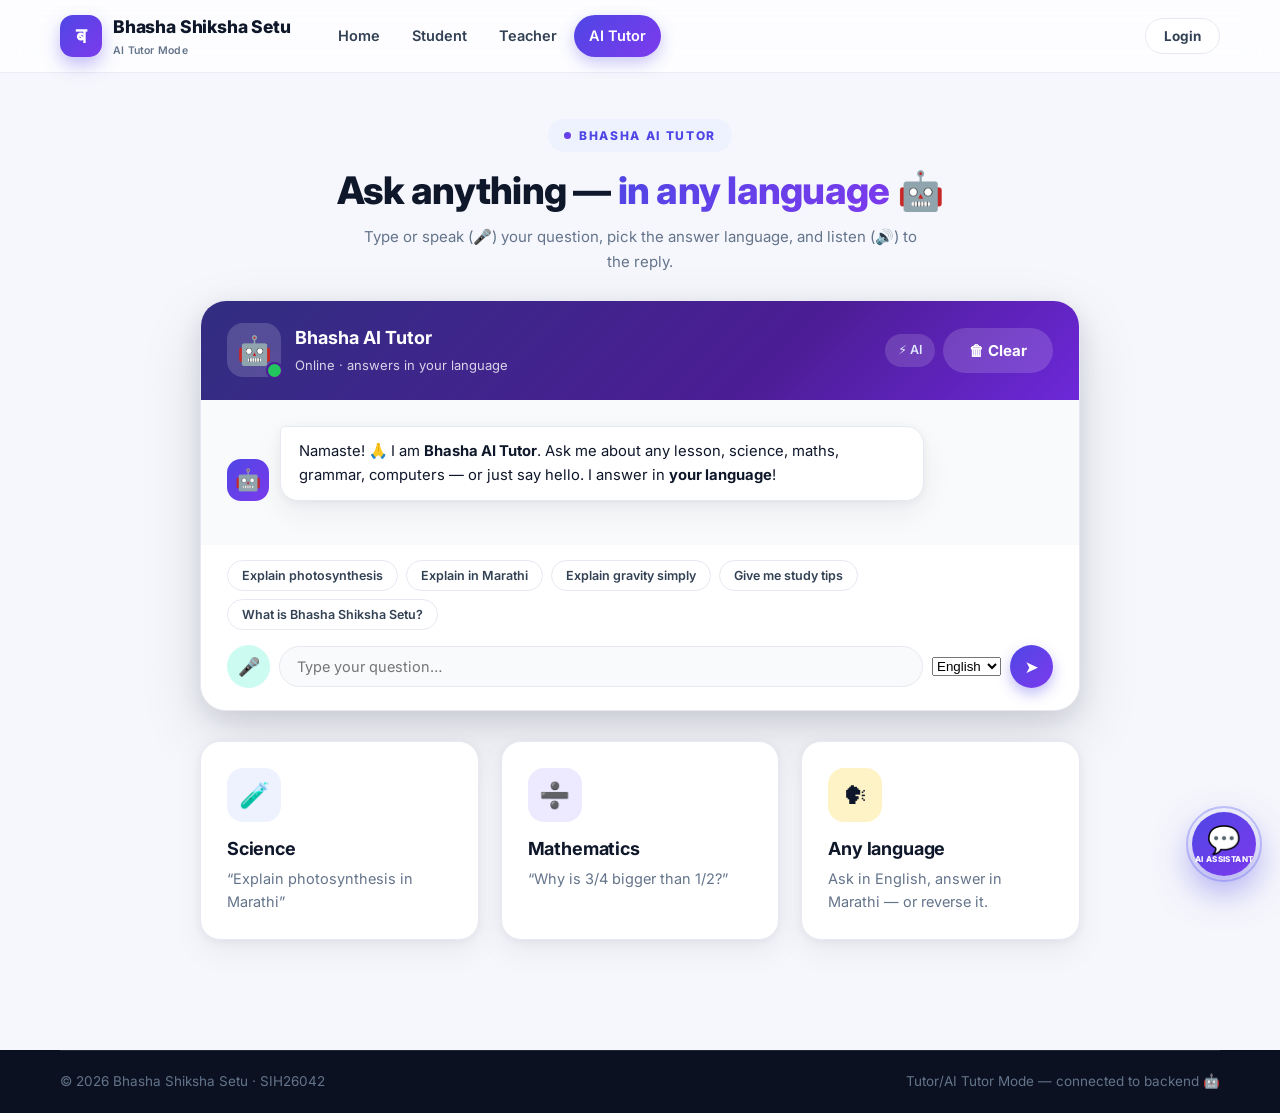
<file: tutor.html>
<!DOCTYPE html>
<html lang="en">
<head>
<meta charset="UTF-8">
<meta name="viewport" content="width=device-width, initial-scale=1.0">
<title>AI Tutor | Bhasha Shiksha Setu</title>
<link rel="icon" href="data:image/svg+xml,<svg xmlns='http://www.w3.org/2000/svg' viewBox='0 0 100 100'><rect width='100' height='100' rx='22' fill='%234338ca'/><text x='50' y='68' font-size='52' text-anchor='middle' fill='white'>ब</text></svg>">
<link rel="preconnect" href="https://fonts.googleapis.com">
<link href="https://fonts.googleapis.com/css2?family=Inter:wght@400;500;600;700;800;900&display=swap" rel="stylesheet">
<link rel="stylesheet" href="CSS/style.css">
</head>
<body data-page="tutor">

<header class="nav">
  <div class="container nav-inner">
    <a class="brand" href="index.html"><span class="brand-logo">ब</span><span>Bhasha Shiksha Setu<small>AI Tutor Mode</small></span></a>
    <nav class="nav-links" id="navLinks">
      <a href="index.html">Home</a>
      <a href="student.html">Student</a>
      <a href="teacher.html">Teacher</a>
      <a href="tutor.html" class="active">AI Tutor</a>
    </nav>
    <div class="nav-right">
      <div class="nav-user-chip" data-auth="in">
        <span class="av" id="navUserAvatar">?</span><b id="navUserName">…</b>
        <button class="icon-btn" data-logout title="Logout" style="font-size:16px">🚪</button>
      </div>
      <button class="btn btn-outline btn-sm hide-mobile" data-auth="out" onclick="openModal('loginModal')">Login</button>
      <button class="icon-btn burger" onclick="document.getElementById('navLinks').classList.toggle('open')">☰</button>
    </div>
  </div>
</header>

<main class="container" style="padding:46px 20px 80px">
  <div class="tchat-wrap">
    <div class="greet" style="text-align:center;margin-bottom:26px">
      <span class="eyebrow"><span class="dot"></span> Bhasha AI Tutor</span>
      <h1 style="font-size:clamp(26px,3.6vw,38px);font-weight:800">Ask anything — <span class="grad-text">in any language</span> 🤖</h1>
      <p style="color:var(--muted);max-width:560px;margin:12px auto 0">Type or speak (🎤) your question, pick the answer language, and listen (🔊) to the reply.</p>
    </div>

    <!-- Tutor-only panel -->
    <div class="card hide" id="tutorPanel" style="margin-bottom:22px">
      <b style="font-size:16px">🧑‍🎓 Questions students asked (tutor view)</b>
      <div id="tutorQuestions" style="margin-top:12px;font-size:14px;color:var(--muted)">Loading…</div>
    </div>

    <div class="tchat-card">
      <div class="tchat-head">
        <span class="big-av">🤖</span>
        <div><b>Bhasha AI Tutor</b><small id="modeDisc">Online · answers in your language</small></div>
        <div style="margin-left:auto;display:flex;gap:8px;align-items:center">
          <span class="ai-disc" style="background:rgba(255,255,255,.14);color:#e0e7ff;border-color:transparent">⚡ AI</span>
          <button class="btn" style="background:rgba(255,255,255,.15);color:#fff;border:none" id="tutorClear">🗑 Clear</button>
        </div>
      </div>
      <div class="tchat-body" id="chatScroll">
        <div class="tmsg">
          <span class="tav">🤖</span>
          <div class="tb">Namaste! 🙏 I am <b>Bhasha AI Tutor</b>. Ask me about any lesson, science, maths, grammar, computers — or just say hello. I answer in <b>your language</b>!</div>
        </div>
      </div>
      <div class="tq-chips" id="sampleQs">
        <button>Explain photosynthesis</button>
        <button>Explain in Marathi</button>
        <button>Explain gravity simply</button>
        <button>Give me study tips</button>
        <button>What is Bhasha Shiksha Setu?</button>
      </div>
      <div class="ai-input-row" style="border-top:none;padding:15px 26px 22px">
        <button class="ai-mic" id="micBtn" title="Ask by voice">🎤</button>
        <input id="tutorInput" placeholder="Type your question…" autocomplete="off">
        <select id="tutorLang" class="lang-select" data-langs style="max-width:125px"></select>
        <button class="ai-send" id="tutorSend">➤</button>
      </div>
    </div>

    <div class="grid g3" style="margin-top:30px">
      <div class="card"><div class="ico-tile tile-p">🧪</div><h3>Science</h3><p>“Explain photosynthesis in Marathi”</p></div>
      <div class="card"><div class="ico-tile tile-v">➗</div><h3>Mathematics</h3><p>“Why is 3/4 bigger than 1/2?”</p></div>
      <div class="card"><div class="ico-tile tile-a">🗣</div><h3>Any language</h3><p>Ask in English, answer in Marathi — or reverse it.</p></div>
    </div>
  </div>
</main>

<footer class="footer">
  <div class="container footer-base"><span>© 2026 Bhasha Shiksha Setu · SIH26042</span><span>Tutor/AI Tutor Mode — connected to backend 🤖</span></div>
</footer>

<div class="overlay" id="loginModal">
  <div class="modal">
    <button class="icon-btn modal-x" onclick="closeModal('loginModal')">✕</button>
    <h3>Login 🤖</h3><p class="sub">Login to see tutor tools (student questions + notes).</p>
    <form id="loginForm">
      <div class="field"><label>Email / Username</label><input id="loginId" type="text" required></div>
      <div class="field"><label>Password</label><input id="loginPassword" type="password" required></div>
      <button class="btn btn-primary btn-block" id="loginSubmit" type="submit">Login</button>
    </form>
  </div>
</div>

<script>
window.PAGE_INIT = async function () {
  const scroll = $("#chatScroll");
  const input = $("#tutorInput");
  const sendBtn = $("#tutorSend");
  const micBtn = $("#micBtn");
  const clearBtn = $("#tutorClear");

  function addMsg(who, text, withListen = false) {
    const div = document.createElement("div");
    div.className = "tmsg" + (who === "me" ? " me" : "");
    const isMe = who === "me";
    div.innerHTML = `
      ${isMe ? "" : '<span class="tav">🤖</span>'}
      <div class="tb">
        ${escapeHtml(text)}
        ${withListen && text ? `<div class="ta">
          <button onclick="BSS_VOICE.listen(this)" data-text="${escapeHtml(text)}" data-listening="0">🔊 Listen</button>
          <button onclick="BSS_VOICE.stop()">⏹ Stop</button>
        </div>` : ""}
      </div>`;
    scroll.appendChild(div);
    scroll.scrollTop = scroll.scrollHeight;
    return div;
  }

  async function send(textOverride) {
    const text = (textOverride || input.value).trim();
    if (!text) return;
    input.value = "";
    addMsg("me", text);
    const typing = addMsg("bot", "");
    typing.querySelector(".tb").innerHTML = '<span class="ptyping"><span></span><span></span><span></span></span>';
    const lang = $("#tutorLang").value;
    localStorage.setItem("bss_lang", lang);
    try {
      const data = await api("/chat", { method: "POST",
        body: { message: text, language: lang, context: "tutor",
                guest_id: guestId(), user_id: (currentUser() || {}).id || null } });
      typing.remove();
      addMsg("bot", data.reply, true);
    } catch (e) {
      typing.remove();
      addMsg("bot", "⚠️ " + e.message);
    }
  }

  sendBtn.onclick = () => send();
  input.addEventListener("keydown", (e) => { if (e.key === "Enter") send(); });
  $$("#sampleQs button").forEach(b => b.addEventListener("click", () => send(b.textContent)));

  clearBtn.onclick = async () => {
    try { await api("/chat/history", { method: "DELETE" }); scroll.innerHTML = ""; toast("Chat cleared."); }
    catch (e) { toast(e.message, "err"); }
  };

  micBtn.onclick = () => {
    if (!BSS_STT.supported) { toast("Voice input needs Chrome/Edge on desktop or Android.", "warn"); return; }
    BSS_STT.start($("#tutorLang").value, {
      onChange: (on) => { micBtn.classList.toggle("rec", on); micBtn.textContent = on ? "⏹" : "🎤"; },
      onResult: (t) => { input.value = t; },
    });
  };

  try {
    const msgs = await api("/chat/history?limit=20");
    if (msgs && msgs.length) {
      scroll.innerHTML = "";
      msgs.forEach(m => { addMsg("me", m.message); addMsg("bot", m.reply, true); });
    }
  } catch {}

  const user = currentUser();
  if (user && (user.role === "tutor" || user.role === "admin")) {
    const panel = $("#tutorPanel");
    panel.classList.remove("hide");
    try {
      const qs = await api("/tutor/questions");
      $("#tutorQuestions").innerHTML = qs.length
        ? qs.map(q => `<div style="padding:9px 0;border-bottom:1px solid var(--line)">
            <b>${escapeHtml(q.message)}</b><br>
            <small style="color:var(--muted)">${escapeHtml(q.reply.slice(0, 100))}… · ${fmtDate(q.created_at)}</small>
          </div>`).join("")
        : "No student questions yet.";
    } catch (e) { $("#tutorQuestions").textContent = e.message; }
  }
};
</script>
<script src="script.js"></script>
</body>
</html>
</file>
<file: CSS/style.css>
/* =========================================================
   Bhasha Shiksha Setu — Design System v2
   Modern EdTech look: soft background, gradient accents,
   glass surfaces, rounded cards, smooth motion.
   ========================================================= */
:root {
  --bg: #f6f7fc;
  --bg-2: #eef1f9;
  --card: #ffffff;
  --ink: #0f172a;
  --ink-2: #334155;
  --muted: #64748b;
  --line: #e7e9f2;
  --p1: #4f46e5;
  --p2: #7c3aed;
  --p3: #6366f1;
  --psoft: #eef2ff;
  --accent: #f59e0b;
  --accent-2: #fbbf24;
  --accent-soft: #fef3c7;
  --teal: #0d9488;
  --teal-soft: #ccfbf1;
  --danger: #dc2626;
  --danger-soft: #fee2e2;
  --success: #16a34a;
  --success-soft: #dcfce7;
  --grad: linear-gradient(135deg, #4f46e5 0%, #7c3aed 100%);
  --grad-soft: linear-gradient(135deg, #eef2ff 0%, #f5f3ff 100%);
  --grad-warm: linear-gradient(135deg, #f59e0b, #f97316);
  --r: 20px;
  --r-sm: 12px;
  --sh: 0 2px 10px rgba(15, 23, 42, .05), 0 12px 32px rgba(15, 23, 42, .06);
  --sh-lg: 0 8px 24px rgba(15, 23, 42, .10), 0 24px 64px rgba(15, 23, 42, .12);
  --font: "Inter", "Segoe UI", system-ui, -apple-system, "Noto Sans Devanagari",
          "Noto Sans Bengali", "Noto Sans Tamil", "Noto Sans Telugu",
          "Noto Sans Gujarati", "Noto Sans Kannada", "Noto Sans Malayalam",
          "Noto Sans Gurmukhi", "Noto Sans Arabic", sans-serif;
}
* { box-sizing: border-box; margin: 0; padding: 0; }
html { scroll-behavior: smooth; }
body { font-family: var(--font); background: var(--bg); color: var(--ink); line-height: 1.62; -webkit-font-smoothing: antialiased; }
img { max-width: 100%; display: block; }
a { color: var(--p1); text-decoration: none; }
button { font-family: var(--font); cursor: pointer; }
.container { width: min(1160px, 92%); margin: 0 auto; }
.hide { display: none !important; }
section { padding: 84px 0; }
::selection { background: var(--p3); color: #fff; }

/* ---------- Typography ---------- */
h1, h2, h3 { line-height: 1.18; letter-spacing: -.02em; }
.section-head { text-align: center; max-width: 660px; margin: 0 auto 48px; }
.section-head h2 { font-size: clamp(26px, 3.4vw, 38px); font-weight: 800; margin-bottom: 12px; }
.section-head p { color: var(--muted); font-size: 16.5px; }
.eyebrow { display: inline-flex; align-items: center; gap: 8px; font-size: 12px; font-weight: 800;
  letter-spacing: .14em; text-transform: uppercase; color: var(--p1); background: var(--psoft);
  padding: 7px 16px; border-radius: 999px; margin-bottom: 16px; }
.eyebrow .dot { width: 7px; height: 7px; border-radius: 50%; background: var(--grad); }
.grad-text { background: var(--grad); -webkit-background-clip: text; background-clip: text; color: transparent; }

/* ---------- Buttons ---------- */
.btn { display: inline-flex; align-items: center; justify-content: center; gap: 9px; border: none;
  border-radius: 999px; padding: 13px 26px; font-size: 15px; font-weight: 700; transition: all .22s ease;
  position: relative; white-space: nowrap; }
.btn:hover { transform: translateY(-2px); }
.btn:active { transform: translateY(0); }
.btn-primary { background: var(--grad); color: #fff; box-shadow: 0 10px 24px rgba(79, 70, 229, .35); }
.btn-primary:hover { box-shadow: 0 14px 32px rgba(79, 70, 229, .45); }
.btn-accent { background: var(--grad-warm); color: #fff; box-shadow: 0 10px 24px rgba(245, 158, 11, .35); }
.btn-ghost { background: rgba(255, 255, 255, .10); color: #fff; border: 1px solid rgba(255, 255, 255, .22); backdrop-filter: blur(8px); }
.btn-ghost:hover { background: rgba(255, 255, 255, .18); }
.btn-outline { background: #fff; color: var(--ink-2); border: 1.5px solid var(--line); }
.btn-outline:hover { border-color: var(--p3); color: var(--p1); }
.btn-danger { background: var(--danger-soft); color: var(--danger); }
.btn-soft { background: var(--psoft); color: var(--p1); }
.btn-sm { padding: 9px 18px; font-size: 13.5px; }
.btn-lg { padding: 16px 34px; font-size: 16px; }
.btn:disabled { opacity: .55; cursor: not-allowed; transform: none; }
.btn-block { width: 100%; }
.icon-btn { border: none; background: transparent; font-size: 20px; width: 40px; height: 40px;
  border-radius: 12px; display: inline-flex; align-items: center; justify-content: center; transition: .2s; }
.icon-btn:hover { background: var(--psoft); }

/* ---------- Navbar ---------- */
.nav { position: sticky; top: 0; z-index: 90; background: rgba(255, 255, 255, .78);
  backdrop-filter: blur(16px); -webkit-backdrop-filter: blur(16px); border-bottom: 1px solid rgba(231, 233, 242, .8); }
.nav-inner { display: flex; align-items: center; gap: 18px; height: 72px; }
.brand { display: flex; align-items: center; gap: 11px; font-weight: 800; font-size: 17.5px; color: var(--ink); letter-spacing: -.01em; }
.brand-logo { width: 42px; height: 42px; border-radius: 13px; display: grid; place-items: center;
  background: var(--grad); color: #fff; font-size: 21px; font-weight: 800; box-shadow: 0 8px 18px rgba(79, 70, 229, .35); }
.brand small { display: block; font-size: 10.5px; font-weight: 600; color: var(--muted); letter-spacing: .02em; }
.nav-links { display: flex; gap: 2px; margin-left: 14px; }
.nav-links a { padding: 9px 15px; border-radius: 999px; color: var(--ink-2); font-weight: 600; font-size: 14.5px; transition: .18s; }
.nav-links a:hover { color: var(--p1); background: var(--psoft); }
.nav-links a.active { color: #fff; background: var(--grad); box-shadow: 0 6px 16px rgba(79, 70, 229, .3); }
.nav-right { margin-left: auto; display: flex; align-items: center; gap: 10px; }
.nav-user-chip { display: flex; align-items: center; gap: 9px; background: #fff; border: 1px solid var(--line);
  border-radius: 999px; padding: 5px 14px 5px 5px; box-shadow: var(--sh); }
.nav-user-chip .av { width: 34px; height: 34px; border-radius: 50%; display: grid; place-items: center;
  background: var(--grad); color: #fff; font-size: 13px; font-weight: 800; }
.nav-user-chip b { font-size: 13.5px; }
.burger { display: none; }
@media (max-width: 1020px) {
  .nav-links { position: fixed; inset: 72px 0 auto 0; background: #fff; flex-direction: column;
    padding: 14px; gap: 4px; border-bottom: 1px solid var(--line); display: none;
    box-shadow: 0 30px 60px rgba(15, 23, 42, .12); }
  .nav-links.open { display: flex; }
  .burger { display: inline-flex; }
  .hide-mobile { display: none !important; }
}

/* ---------- Hero ---------- */
.hero { position: relative; overflow: hidden; padding: 0 0 0;
  background: linear-gradient(160deg, #1e1b4b 0%, #312e81 42%, #4c1d95 78%, #6d28d9 100%); color: #fff; }
.hero-inner { position: relative; z-index: 2; display: grid; grid-template-columns: 1.04fr .96fr; gap: 56px;
  align-items: center; padding: 84px 0 110px; }
.hero::before { content: ""; position: absolute; inset: 0; pointer-events: none;
  background: radial-gradient(600px 400px at 85% 15%, rgba(124, 58, 237, .55), transparent 60%),
              radial-gradient(500px 380px at 8% 85%, rgba(79, 70, 229, .5), transparent 60%); }
.hero::after { content: ""; position: absolute; inset: 0; opacity: .35; pointer-events: none;
  background-image: radial-gradient(rgba(255,255,255,.14) 1px, transparent 1px);
  background-size: 34px 34px; mask-image: linear-gradient(180deg, #000 40%, transparent); }
.hero .eyebrow { background: rgba(255,255,255,.12); color: #e0e7ff; backdrop-filter: blur(6px); }
.hero h1 { font-size: clamp(34px, 5vw, 56px); font-weight: 800; letter-spacing: -.03em; margin-bottom: 20px; }
.hero h1 .hl { background: linear-gradient(90deg, #fbbf24, #f59e0b); -webkit-background-clip: text; background-clip: text; color: transparent; }
.hero h1.grad, .hero h1.grad span {
  background: linear-gradient(92deg, #fff 0%, #ffe9c2 55%, #fbbf24 100%);
  -webkit-background-clip: text; background-clip: text; color: transparent;
}
.hero p.lede { font-size: 18px; color: #cbd5f5; max-width: 560px; margin-bottom: 32px; }
.hero-cta { display: flex; gap: 14px; flex-wrap: wrap; }
.hero-trust { display: flex; gap: 30px; margin-top: 42px; flex-wrap: wrap; }
.hero-trust .t b { font-size: 24px; display: block; color: #fbbf24; letter-spacing: -.02em; }
.hero-trust .t span { color: #a5b4fc; font-size: 13.5px; }
.hero-visual { position: relative; }
.hero-art { border-radius: 28px; overflow: hidden; box-shadow: 0 40px 90px rgba(0,0,0,.45);
  border: 1px solid rgba(255,255,255,.14); }
.hero-art img { width: 100%; height: auto; }
.glass-card { position: absolute; display: flex; align-items: center; gap: 11px; background: rgba(255,255,255,.92);
  color: var(--ink); border-radius: 16px; padding: 12px 18px; font-size: 13.5px; font-weight: 700;
  box-shadow: 0 20px 50px rgba(0,0,0,.25); backdrop-filter: blur(10px); border: 1px solid rgba(255,255,255,.6);
  animation: floaty 5s ease-in-out infinite; }
.glass-card .g-ico { width: 38px; height: 38px; border-radius: 11px; display: grid; place-items: center; font-size: 19px; }
.glass-card.g1 { top: 26px; left: -26px; animation-delay: 0s; }
.glass-card.g2 { bottom: 40px; right: -20px; animation-delay: 1.2s; }
.glass-card.g3 { top: 46%; right: -34px; animation-delay: .6s; }
.glass-card.g4 { bottom: -18px; left: 8%; animation-delay: 1.8s; }
@keyframes floaty { 0%,100% { transform: translateY(0); } 50% { transform: translateY(-12px); } }
@media (max-width: 960px) {
  .hero-inner { grid-template-columns: 1fr; padding: 64px 0 90px; }
  .hero-visual { order: -1; max-width: 520px; margin: 0 auto; }
  .glass-card.g1 { left: -8px; } .glass-card.g3 { right: -8px; }
}

/* ---------- Stat band ---------- */
.stat-band { background: #fff; border-bottom: 1px solid var(--line); }
.stat-band .container { display: grid; grid-template-columns: repeat(4, 1fr); gap: 14px; padding: 26px 0; }
.stat-band .cell { text-align: center; padding: 10px; }
.stat-band b { font-size: 26px; letter-spacing: -.02em; background: var(--grad); -webkit-background-clip: text; background-clip: text; color: transparent; }
.stat-band span { display: block; color: var(--muted); font-size: 13px; font-weight: 600; }
@media (max-width: 760px) { .stat-band .container { grid-template-columns: repeat(2, 1fr); } }

/* ---------- Cards / grids ---------- */
.grid { display: grid; gap: 22px; }
.g2 { grid-template-columns: repeat(2, 1fr); }
.g3 { grid-template-columns: repeat(3, 1fr); }
.g4 { grid-template-columns: repeat(4, 1fr); }
@media (max-width: 980px) { .g4 { grid-template-columns: repeat(2, 1fr); } .g3 { grid-template-columns: repeat(2, 1fr); } }
@media (max-width: 640px) { .g2, .g3, .g4 { grid-template-columns: 1fr; } }
.card { background: var(--card); border: 1px solid var(--line); border-radius: var(--r); padding: 26px;
  box-shadow: var(--sh); transition: transform .25s ease, box-shadow .25s ease, border-color .25s; }
.card:hover { transform: translateY(-5px); box-shadow: var(--sh-lg); border-color: #ddd6fe; }
.card h3 { font-size: 18px; margin-bottom: 7px; letter-spacing: -.01em; }
.card p { color: var(--muted); font-size: 14.5px; }
.ico-tile { width: 54px; height: 54px; border-radius: 16px; display: grid; place-items: center; font-size: 25px; margin-bottom: 16px; }
.tile-p { background: var(--psoft); } .tile-a { background: var(--accent-soft); }
.tile-t { background: var(--teal-soft); } .tile-pi { background: #fce7f3; }
.tile-b { background: #dbeafe; } .tile-v { background: #ede9fe; }
.card-link { display: inline-flex; margin-top: 14px; align-items: center; gap: 7px; font-weight: 700; font-size: 14px; color: var(--p1); }
.card-link:hover { gap: 11px; }
.card-link { transition: gap .2s; }

/* ---------- Lessons ---------- */
.lesson-card { display: flex; flex-direction: column; gap: 11px; }
.lesson-thumb { height: 158px; border-radius: 14px; overflow: hidden; display: grid; place-items: center;
  background: var(--grad-soft); font-size: 44px; position: relative; }
.lesson-thumb img { width: 100%; height: 100%; object-fit: cover; }
.lesson-thumb .views-badge { position: absolute; right: 10px; bottom: 10px; background: rgba(15,23,42,.62);
  color: #fff; font-size: 11.5px; font-weight: 700; padding: 4px 10px; border-radius: 999px; backdrop-filter: blur(4px); }
.lesson-meta { display: flex; gap: 7px; flex-wrap: wrap; }
.chip { font-size: 11.5px; font-weight: 800; padding: 4px 11px; border-radius: 999px; letter-spacing: .01em; }
.chip.subj { background: var(--psoft); color: var(--p1); }
.chip.lang { background: var(--teal-soft); color: var(--teal); }
.chip.grade { background: var(--accent-soft); color: #92400e; }
.chip.pub { background: var(--success-soft); color: var(--success); }
.chip.draft { background: var(--accent-soft); color: #92400e; }
.chip.danger { background: var(--danger-soft); color: var(--danger); }
.chip.gray { background: #f1f5f9; color: var(--muted); }

/* ---------- Announcement bar ---------- */
.announce-bar { background: linear-gradient(90deg, #312e81, #4c1d95 60%, #6d28d9); color: #fff; padding: 11px 0; font-size: 14px; }
.announce-bar .container { display: flex; flex-direction: column; gap: 4px; }
.announce-bar .announce-item { display: flex; gap: 9px; align-items: baseline; }
.announce-bar b { white-space: nowrap; }
@media (max-width: 700px) {
  .announce-bar { font-size: 13px; }
  .announce-bar .announce-item { flex-wrap: wrap; align-items: flex-start; }
  .announce-bar b { white-space: normal; }
}

/* ---------- Languages ---------- */
.lang-wall { display: flex; flex-wrap: wrap; gap: 12px; justify-content: center; }
.lang-chip { display: inline-flex; align-items: center; gap: 10px; background: #fff; border: 1px solid var(--line);
  border-radius: 999px; padding: 10px 20px; font-weight: 700; font-size: 14.5px; box-shadow: var(--sh); transition: .22s; }
.lang-chip:hover { transform: translateY(-3px); border-color: #c7d2fe; box-shadow: var(--sh-lg); }
.lang-chip .native { color: var(--muted); font-weight: 600; font-size: 13px; }

/* ---------- AI Tutor preview ---------- */
.ai-preview-wrap { position: relative; }
.ai-preview { background: #fff; border-radius: 26px; box-shadow: var(--sh-lg); border: 1px solid var(--line);
  overflow: hidden; transform: rotate(0deg); }
.ai-preview::before { content: ""; position: absolute; inset: -2px; z-index: -1; border-radius: 28px;
  background: var(--grad); opacity: .35; filter: blur(18px); }
.preview-head { display: flex; align-items: center; gap: 13px; padding: 18px 22px;
  background: linear-gradient(135deg, #312e81, #4c1d95); color: #fff; }
.preview-head .pav { width: 46px; height: 46px; border-radius: 15px; background: rgba(255,255,255,.16);
  display: grid; place-items: center; font-size: 24px; position: relative; }
.preview-head .pav::after { content: ""; position: absolute; right: -2px; bottom: -2px; width: 12px; height: 12px;
  border-radius: 50%; background: #22c55e; border: 2.5px solid #4c1d95; }
.preview-head b { display: block; font-size: 15.5px; }
.preview-head small { opacity: .75; font-size: 12.5px; }
.preview-body { padding: 20px 22px; background: #f8fafc; display: flex; flex-direction: column; gap: 13px; }
.pmsg { display: flex; gap: 9px; align-items: flex-end; }
.pmsg .pb { max-width: 84%; padding: 11px 16px; border-radius: 18px; font-size: 14.5px; line-height: 1.5; }
.pmsg.ai .pb { background: #fff; border: 1px solid var(--line); border-bottom-left-radius: 6px; }
.pmsg.me { justify-content: flex-end; }
.pmsg.me .pb { background: var(--grad); color: #fff; border-bottom-right-radius: 6px; }
.ptyping { display: inline-flex; gap: 5px; padding: 13px 18px; background: #fff; border: 1px solid var(--line); border-radius: 18px; }
.ptyping span { width: 8px; height: 8px; border-radius: 50%; background: var(--p3); animation: blink 1.2s infinite; }
.ptyping span:nth-child(2) { animation-delay: .2s; } .ptyping span:nth-child(3) { animation-delay: .4s; }
@keyframes blink { 0%,80%,100% { opacity: .2; } 40% { opacity: 1; } }
.preview-input { display: flex; align-items: center; gap: 10px; padding: 14px 22px; border-top: 1px solid var(--line); background: #fff; }
.preview-input .pin { flex: 1; background: #f1f5f9; border-radius: 999px; padding: 11px 18px; color: var(--muted); font-size: 14px; }
.preview-input .send { width: 42px; height: 42px; border-radius: 50%; background: var(--grad); color: #fff; display: grid; place-items: center; }
.pfeature-list { display: flex; flex-direction: column; gap: 15px; margin-top: 26px; }
.pfeature { display: flex; gap: 13px; align-items: flex-start; }
.pfeature .f-ico { width: 44px; height: 44px; border-radius: 13px; display: grid; place-items: center;
  font-size: 20px; flex-shrink: 0; background: #fff; border: 1px solid var(--line); box-shadow: var(--sh); }
.pfeature b { display: block; font-size: 15.5px; }
.pfeature p { color: var(--muted); font-size: 13.5px; }

/* ---------- Translator ---------- */
.tool-card { background: linear-gradient(135deg, #1e1b4b, #312e81 55%, #4c1d95); color: #fff;
  border-radius: 28px; padding: 44px; position: relative; overflow: hidden; }
.tool-card::before { content: ""; position: absolute; inset: 0; pointer-events: none;
  background: radial-gradient(420px 280px at 90% 10%, rgba(245, 158, 11, .25), transparent 60%); }
.tool-grid { position: relative; display: grid; grid-template-columns: 1fr auto 1fr; gap: 16px; align-items: stretch; }
@media (max-width: 860px) { .tool-grid { grid-template-columns: 1fr; } .tool-card { padding: 28px; } }
.tool-box { background: rgba(255,255,255,.07); border: 1px solid rgba(255,255,255,.16); border-radius: 18px; padding: 18px; backdrop-filter: blur(6px); }
.tool-box textarea { width: 100%; background: transparent; border: none; color: #fff; font-size: 16px;
  font-family: var(--font); outline: none; resize: vertical; min-height: 130px; }
.tool-box .tool-head { display: flex; justify-content: space-between; align-items: center; margin-bottom: 10px; color: #c7d2fe; font-size: 13px; font-weight: 700; }
.swap-btn { align-self: center; width: 48px; height: 48px; border-radius: 50%; font-size: 20px; transition: .3s;
  background: var(--grad-warm); color: #fff; border: none; box-shadow: 0 10px 24px rgba(245,158,11,.4); }
.swap-btn:hover { transform: rotate(180deg); }

/* ---------- Steps ---------- */
.steps { display: grid; grid-template-columns: repeat(3, 1fr); gap: 22px; }
@media (max-width: 860px) { .steps { grid-template-columns: 1fr; } }
.step { background: #fff; border: 1px solid var(--line); border-radius: var(--r); padding: 28px; position: relative; box-shadow: var(--sh); }
.step .num { width: 44px; height: 44px; border-radius: 14px; display: grid; place-items: center;
  background: var(--grad); color: #fff; font-weight: 800; font-size: 17px; margin-bottom: 16px; box-shadow: 0 8px 18px rgba(79,70,229,.3); }
.step b { font-size: 17px; display: block; margin-bottom: 6px; }
.step p { color: var(--muted); font-size: 14px; }

/* ---------- Forms ---------- */
.field { margin-bottom: 16px; }
.field label { display: block; font-size: 13px; font-weight: 700; margin-bottom: 7px; color: var(--ink-2); }
.field input, .field select, .field textarea { width: 100%; border: 1.5px solid var(--line); border-radius: var(--r-sm);
  padding: 12px 15px; font-size: 14.5px; font-family: var(--font); outline: none; background: #fff; color: var(--ink); transition: .2s; }
.field input:focus, .field select:focus, .field textarea:focus { border-color: var(--p3); box-shadow: 0 0 0 4px rgba(99, 102, 241, .12); }
.field textarea { resize: vertical; min-height: 92px; }
.field-row { display: grid; grid-template-columns: 1fr 1fr; gap: 14px; }
@media (max-width: 640px) { .field-row { grid-template-columns: 1fr; } }

/* ---------- Modal ---------- */
.overlay { position: fixed; inset: 0; background: rgba(15,23,42,.55); z-index: 120; display: none;
  align-items: flex-start; justify-content: center; padding: 44px 16px; overflow-y: auto; backdrop-filter: blur(3px); }
.overlay.open { display: flex; }
.modal { background: #fff; border-radius: 24px; width: 100%; max-width: 540px; padding: 30px; animation: pop .28s cubic-bezier(.2,.9,.3,1.2); position: relative; }
.modal.lg { max-width: 800px; }
.modal.lg-xl { max-width: 920px; }
.modal h3 { font-size: 21px; margin-bottom: 4px; letter-spacing: -.01em; }
.modal .sub { color: var(--muted); font-size: 14px; margin-bottom: 22px; }
.modal-x { position: absolute; top: 16px; right: 16px; }
@keyframes pop { from { transform: scale(.93) translateY(12px); opacity: 0; } to { transform: none; opacity: 1; } }

/* ---------- Toast ---------- */
#toasts { position: fixed; top: 18px; right: 18px; z-index: 400; display: flex; flex-direction: column; gap: 10px; }
.toast { background: #0f172a; color: #fff; padding: 13px 19px; border-radius: 14px; font-size: 14px; font-weight: 600;
  box-shadow: var(--sh-lg); animation: slideIn .3s ease; max-width: 350px; }
.toast.ok { background: var(--success); } .toast.err { background: var(--danger); }
.toast.warn { background: var(--accent); color: #451a03; }
@keyframes slideIn { from { transform: translateX(30px); opacity: 0; } to { transform: none; opacity: 1; } }

/* ---------- Skeleton ---------- */
.skeleton { background: linear-gradient(90deg, #eef2f7 25%, #e2e8f0 50%, #eef2f7 75%);
  background-size: 200% 100%; animation: shine 1.4s infinite; border-radius: 12px; }
@keyframes shine { to { background-position: -200% 0; } }

/* ---------- FAQ ---------- */
.faq-item { border: 1px solid var(--line); border-radius: 16px; margin-bottom: 12px; background: #fff; overflow: hidden; transition: .2s; }
.faq-item.open { border-color: #c7d2fe; box-shadow: var(--sh); }
.faq-q { padding: 19px 24px; font-weight: 700; display: flex; justify-content: space-between; align-items: center;
  cursor: pointer; font-size: 15.5px; }
.faq-q::after { content: "+"; font-size: 22px; color: var(--p1); transition: .25s; background: var(--psoft);
  width: 30px; height: 30px; border-radius: 9px; display: grid; place-items: center; }
.faq-item.open .faq-q::after { transform: rotate(45deg); }
.faq-a { padding: 0 24px 20px; color: var(--muted); display: none; }
.faq-item.open .faq-a { display: block; }

/* ---------- Floating AI Assistant ---------- */
.ai-fab { position: fixed; bottom: 24px; right: 24px; z-index: 300; border: none; width: 64px; height: 64px;
  border-radius: 50%; background: var(--grad); color: #fff; font-size: 27px;
  box-shadow: 0 14px 36px rgba(79, 70, 229, .5); display: flex; flex-direction: column; align-items: center;
  justify-content: center; line-height: 1; transition: .22s; }
.ai-fab:hover { transform: scale(1.07); }
.ai-fab small { font-size: 8px; font-weight: 800; letter-spacing: .4px; text-transform: uppercase; margin-top: 2px; }
.ai-fab::before { content: ""; position: absolute; inset: -6px; border-radius: 50%; border: 2px solid rgba(99,102,241,.35); animation: ripple 2.4s infinite; }
@keyframes ripple { 0% { transform: scale(.85); opacity: 1; } 100% { transform: scale(1.25); opacity: 0; } }
.ai-panel { position: fixed; bottom: 100px; right: 24px; z-index: 300; width: min(400px, calc(100vw - 28px));
  height: min(580px, calc(100vh - 135px)); background: #fff; border-radius: 24px; box-shadow: 0 30px 80px rgba(15,23,42,.35);
  display: none; flex-direction: column; overflow: hidden; border: 1px solid var(--line); }
.ai-panel.open { display: flex; animation: pop .28s cubic-bezier(.2,.9,.3,1.2); }
.ai-head { background: linear-gradient(135deg, #312e81, #4c1d95 70%, #6d28d9); color: #fff; padding: 15px 17px;
  display: flex; align-items: center; gap: 12px; }
.ai-head .ai-avatar { width: 44px; height: 44px; border-radius: 14px; background: rgba(255,255,255,.16);
  display: grid; place-items: center; font-size: 23px; position: relative; }
.ai-head .ai-avatar::after { content: ""; position: absolute; right: -2px; bottom: -2px; width: 11px; height: 11px;
  border-radius: 50%; background: #22c55e; border: 2.5px solid #4c1d95; }
.ai-head b { font-size: 15.5px; display: block; }
.ai-head small { opacity: .78; font-size: 12px; }
.ai-head-actions { margin-left: auto; display: flex; gap: 5px; }
.ai-head-actions button { background: rgba(255,255,255,.13); border: none; color: #fff; width: 33px; height: 33px;
  border-radius: 10px; font-size: 15px; transition: .18s; }
.ai-head-actions button:hover { background: rgba(255,255,255,.28); }
.ai-body { flex: 1; overflow-y: auto; padding: 17px; background: #f6f8fc; scroll-behavior: smooth; }
.ai-msg { display: flex; margin-bottom: 14px; gap: 8px; }
.ai-msg .bubble { max-width: 84%; padding: 12px 15px; border-radius: 18px; font-size: 14.3px; white-space: pre-wrap; word-break: break-word; line-height: 1.55; }
.ai-msg.user { justify-content: flex-end; }
.ai-msg.user .bubble { background: var(--grad); color: #fff; border-bottom-right-radius: 5px; box-shadow: 0 6px 16px rgba(79,70,229,.3); }
.ai-msg.bot .bubble { background: #fff; border: 1px solid var(--line); border-bottom-left-radius: 5px; color: var(--ink); }
.ai-msg .actions { margin-top: 8px; display: flex; gap: 6px; }
.ai-msg .actions button { border: 1px solid var(--line); background: #fff; border-radius: 999px; font-size: 12px;
  font-weight: 700; padding: 5px 11px; color: var(--ink-2); transition: .18s; }
.ai-msg .actions button:hover { border-color: var(--p3); color: var(--p1); }
.typing { display: inline-flex; gap: 5px; padding: 13px 17px; background: #fff; border: 1px solid var(--line); border-radius: 18px; }
.typing span { width: 8px; height: 8px; border-radius: 50%; background: var(--p3); animation: blink 1.2s infinite; }
.typing span:nth-child(2) { animation-delay: .2s; } .typing span:nth-child(3) { animation-delay: .4s; }
.ai-chips { display: flex; gap: 6px; flex-wrap: wrap; padding: 10px 14px; background: #fff; border-bottom: 1px solid var(--line); }
.ai-chips button { border: 1px solid var(--line); background: #f8fafc; border-radius: 999px; font-size: 12px;
  font-weight: 600; padding: 6px 12px; color: var(--ink-2); transition: .18s; }
.ai-chips button:hover { border-color: var(--accent); color: #92400e; background: var(--accent-soft); }
.ai-input-row { display: flex; gap: 9px; padding: 13px; border-top: 1px solid var(--line); background: #fff; align-items: center; }
.ai-input-row input { flex: 1; border: 1.5px solid var(--line); border-radius: 999px; padding: 11px 17px;
  font-size: 14.5px; outline: none; font-family: var(--font); background: #f8fafc; }
.ai-input-row input:focus { border-color: var(--p3); background: #fff; }
.ai-mic { border: none; background: var(--teal-soft); color: var(--teal); width: 43px; height: 43px; border-radius: 50%; font-size: 18px; flex-shrink: 0; transition: .2s; }
.ai-mic:hover { transform: scale(1.06); }
.ai-mic.rec { background: var(--danger); color: #fff; animation: pulse 1.2s infinite; }
@keyframes pulse { 0%,100% { box-shadow: 0 0 0 0 rgba(220,38,38,.5);} 50% { box-shadow: 0 0 0 11px rgba(220,38,38,0);} }
.ai-send { border: none; background: var(--grad); color: #fff; width: 43px; height: 43px; border-radius: 50%; font-size: 17px; flex-shrink: 0; box-shadow: 0 6px 14px rgba(79,70,229,.35); }
.ai-send:disabled { opacity: .5; }
.ai-foot-note { text-align: center; font-size: 11px; color: var(--muted); padding: 9px; background: #fff; border-top: 1px solid var(--line); }

/* ---------- Dashboard shell (student/teacher) ---------- */
.dash-layout { display: grid; grid-template-columns: 258px 1fr; gap: 30px; max-width: 1240px;
  margin: 0 auto; padding: 34px 20px 90px; }
.dash-side { background: #fff; border: 1px solid var(--line); border-radius: 22px; padding: 16px;
  box-shadow: var(--sh); align-self: start; position: sticky; top: 92px; }
.dash-side .who { display: flex; gap: 11px; align-items: center; padding: 10px 8px 16px; border-bottom: 1px solid var(--line); margin-bottom: 12px; }
.dash-side .who .av { width: 44px; height: 44px; border-radius: 14px; background: var(--grad); color: #fff;
  display: grid; place-items: center; font-weight: 800; font-size: 16px; }
.dash-side .who b { font-size: 14.5px; display: block; }
.dash-side .who small { color: var(--muted); font-size: 12px; }
.side-item { display: flex; align-items: center; gap: 12px; width: 100%; border: none; background: transparent;
  padding: 11px 13px; border-radius: 12px; font-size: 14px; font-weight: 600; color: var(--ink-2); text-align: left; transition: .18s; }
.side-item:hover { background: var(--bg); color: var(--ink); }
.side-item.active { background: var(--grad); color: #fff; box-shadow: 0 8px 18px rgba(79,70,229,.3); }
.side-item .s-ico { width: 22px; text-align: center; }
.dash-main { min-width: 0; }
.greet h1 { font-size: clamp(22px, 2.6vw, 30px); margin-bottom: 6px; }
.greet p { color: var(--muted); font-size: 15px; }
.dash-actions { display: flex; gap: 10px; flex-wrap: wrap; align-items: center; }
.kpi-strip { display: grid; grid-template-columns: repeat(4, 1fr); gap: 16px; margin: 26px 0; }
@media (max-width: 1000px) { .kpi-strip { grid-template-columns: repeat(2, 1fr); } }
@media (max-width: 560px) { .kpi-strip { grid-template-columns: 1fr 1fr; } }
.kpi { background: #fff; border: 1px solid var(--line); border-radius: 18px; padding: 18px 20px; box-shadow: var(--sh); }
.kpi .k-top { display: flex; justify-content: space-between; align-items: center; margin-bottom: 10px; }
.kpi .k-ico { width: 40px; height: 40px; border-radius: 12px; display: grid; place-items: center; font-size: 19px; }
.kpi b { font-size: 26px; letter-spacing: -.02em; line-height: 1; }
.kpi span { color: var(--muted); font-size: 12.5px; font-weight: 600; }
.kpi .trend { font-size: 11.5px; font-weight: 800; padding: 3px 9px; border-radius: 999px; }
.trend.up { background: var(--success-soft); color: var(--success); }
.trend.flat { background: #f1f5f9; color: var(--muted); }
.progress-track { height: 9px; background: #eef1f7; border-radius: 999px; overflow: hidden; }
.progress-fill { height: 100%; background: var(--grad); border-radius: 999px; transition: width .6s cubic-bezier(.2,.8,.3,1); }
.progress-row { display: flex; align-items: center; gap: 14px; }
.progress-row .grow { flex: 1; min-width: 0; }
.view-head { display: flex; justify-content: space-between; align-items: center; gap: 14px; margin: 30px 0 16px; flex-wrap: wrap; }
.view-head h2 { font-size: 21px; letter-spacing: -.01em; }
.sec-card { background: #fff; border: 1px solid var(--line); border-radius: var(--r); padding: 22px; box-shadow: var(--sh); }
@media (max-width: 1000px) {
  .dash-layout { grid-template-columns: 1fr; }
  .dash-side { position: static; order: 0; display: flex; flex-wrap: wrap; gap: 4px; padding: 12px; border-radius: 18px; }
  .dash-side .who { width: 100%; border: none; padding-bottom: 8px; }
  .side-item { padding: 9px 12px; font-size: 13px; }
}

/* ---------- Lesson reader ---------- */
.reader { max-width: 780px; margin: 0 auto; }
.reader .lesson-thumb { height: 230px; }
.reader-block { margin: 22px 0; }
.reader-block h4 { font-size: 17px; margin-bottom: 8px; color: var(--p1); }
.reader-block p { font-size: 16px; color: var(--ink-2); }
.reader-block img { border-radius: 14px; margin: 8px 0; }
.video-frame { position: relative; padding-top: 56.25%; border-radius: 16px; overflow: hidden; background: #000; }
.video-frame iframe { position: absolute; inset: 0; width: 100%; height: 100%; border: 0; }

/* ---------- Tutor chat page ---------- */
.tchat-wrap { max-width: 880px; margin: 0 auto; }
.tchat-card { background: #fff; border: 1px solid var(--line); border-radius: 26px; box-shadow: var(--sh-lg); overflow: hidden; }
.tchat-head { background: linear-gradient(135deg, #312e81, #4c1d95 65%, #6d28d9); color: #fff; padding: 22px 26px;
  display: flex; align-items: center; gap: 14px; }
.tchat-head .big-av { width: 54px; height: 54px; border-radius: 16px; background: rgba(255,255,255,.16); display: grid; place-items: center; font-size: 28px; position: relative; }
.tchat-head .big-av::after { content: ""; position: absolute; right: -2px; bottom: -2px; width: 13px; height: 13px; border-radius: 50%; background: #22c55e; border: 2.5px solid #4c1d95; }
.tchat-head b { font-size: 18px; display: block; }
.tchat-head small { opacity: .8; font-size: 13px; }
.tchat-body { padding: 26px; max-height: 52vh; overflow-y: auto; background: #f8fafc; }
.tmsg { display: flex; gap: 11px; margin-bottom: 18px; align-items: flex-end; }
.tmsg .tav { width: 42px; height: 42px; border-radius: 14px; background: var(--grad); color: #fff; display: grid; place-items: center; font-size: 21px; flex-shrink: 0; }
.tmsg .tb { max-width: 78%; padding: 13px 18px; border-radius: 5px 18px 18px 18px; font-size: 14.8px; line-height: 1.6; background: #fff; border: 1px solid var(--line); box-shadow: var(--sh); white-space: pre-wrap; }
.tmsg.me { justify-content: flex-end; }
.tmsg.me .tb { background: var(--grad); color: #fff; border: none; border-radius: 18px 5px 18px 18px; box-shadow: 0 8px 20px rgba(79,70,229,.3); }
.tmsg .ta { margin-top: 9px; display: flex; gap: 6px; flex-wrap: wrap; }
.tmsg .ta button { border: 1px solid var(--line); background: #fff; border-radius: 999px; font-size: 12px; font-weight: 700; padding: 6px 12px; color: var(--ink-2); }
.tq-chips { display: flex; gap: 8px; flex-wrap: wrap; padding: 15px 26px 0; background: #fff; }
.tq-chips button { border: 1.5px solid var(--line); background: #fff; border-radius: 999px; font-size: 12.5px; font-weight: 600; padding: 7px 14px; color: var(--ink-2); transition: .18s; }
.tq-chips button:hover { border-color: var(--p3); color: var(--p1); background: var(--psoft); }

/* ---------- Tables ---------- */
.tbl-wrap { background: #fff; border: 1px solid var(--line); border-radius: var(--r); overflow-x: auto; box-shadow: var(--sh); }
table { width: 100%; border-collapse: collapse; font-size: 14px; }
th { text-align: left; padding: 15px 18px; background: #f8fafc; color: var(--muted); font-size: 11.5px;
  text-transform: uppercase; letter-spacing: .09em; border-bottom: 1px solid var(--line); white-space: nowrap; }
td { padding: 14px 18px; border-bottom: 1px solid var(--line); vertical-align: middle; }
tr:last-child td { border-bottom: none; }
tr:hover td { background: #fafbff; }

/* ---------- Search/filter pills ---------- */
.pill-row { display: flex; gap: 8px; flex-wrap: wrap; margin-bottom: 26px; }
.filter-pill { border: 1.5px solid var(--line); background: #fff; border-radius: 999px; padding: 8px 18px;
  font-size: 13px; font-weight: 700; color: var(--ink-2); transition: .18s; }
.filter-pill:hover { border-color: var(--p3); color: var(--p1); }
.filter-pill.active { background: var(--grad); border-color: transparent; color: #fff; box-shadow: 0 8px 18px rgba(79,70,229,.3); }
.search-box { display: flex; gap: 10px; margin-bottom: 22px; }
.search-box input { flex: 1; border: 1.5px solid var(--line); border-radius: 999px; padding: 12px 20px; font-size: 14.5px; outline: none; font-family: var(--font); background: #fff; }
.search-box input:focus { border-color: var(--p3); }

/* ---------- Footer ---------- */
.footer { background: #0b1120; color: #94a3b8; margin-top: 30px; }
.footer-grid { display: grid; grid-template-columns: 1.8fr 1fr 1fr 1.2fr; gap: 40px; padding: 64px 0 40px; }
@media (max-width: 900px) { .footer-grid { grid-template-columns: 1fr 1fr; } }
@media (max-width: 560px) { .footer-grid { grid-template-columns: 1fr; } }
.footer h4 { color: #fff; margin-bottom: 16px; font-size: 14.5px; }
.footer a { color: #94a3b8; display: block; padding: 4px 0; font-size: 14px; transition: .15s; }
.footer a:hover { color: #fff; transform: translateX(3px); }
.footer-base { border-top: 1px solid #1e293b; padding: 20px 0; font-size: 13.5px; display: flex;
  justify-content: space-between; gap: 10px; flex-wrap: wrap; color: #64748b; }

/* ---------- Misc ---------- */
.empty { text-align: center; padding: 44px; color: var(--muted); }
.empty .big { font-size: 46px; margin-bottom: 10px; }
.empty b { color: var(--ink); }
.auth-note { background: var(--psoft); border: 1px solid #d6defd; color: var(--p1); border-radius: 16px;
  padding: 15px 20px; font-size: 14px; margin-bottom: 26px; }
.ai-disc { display: inline-flex; align-items: center; gap: 7px; font-size: 12.5px; color: var(--muted);
  background: #fff; border: 1px solid var(--line); border-radius: 999px; padding: 5px 12px; font-weight: 600; }
.cta-band { background: linear-gradient(135deg, #312e81, #4c1d95 55%, #6d28d9); border-radius: 32px; color: #fff;
  padding: 64px 40px; text-align: center; position: relative; overflow: hidden; margin-bottom: -30px; }
.cta-band::before { content: ""; position: absolute; inset: 0; background: radial-gradient(500px 260px at 20% 0%, rgba(245,158,11,.25), transparent 60%); }
.cta-band h2 { font-size: clamp(26px, 3.4vw, 38px); font-weight: 800; margin-bottom: 14px; position: relative; }
.cta-band p { color: #c7d2fe; max-width: 560px; margin: 0 auto 30px; position: relative; }
.cta-band .row { display: flex; gap: 14px; justify-content: center; flex-wrap: wrap; position: relative; }
.about-visual { border-radius: 24px; overflow: hidden; box-shadow: var(--sh-lg); }
.split { display: grid; grid-template-columns: 1fr 1fr; gap: 56px; align-items: center; }
@media (max-width: 900px) { .split { grid-template-columns: 1fr; } }

/* AI video translator / smart learning */
.video-translator-grid{display:grid;grid-template-columns:1.15fr .85fr;gap:20px;margin-top:24px}.video-input-tabs{display:flex;gap:8px;margin:18px 0 12px}.video-source-box{padding:20px;border:1px dashed var(--border,#ddd);border-radius:16px;background:var(--surface,#fff);display:flex;align-items:center;gap:12px;min-height:76px}.video-form-grid{display:grid;grid-template-columns:1fr 1fr;gap:14px;margin-top:16px}.video-form-grid label{display:flex;flex-direction:column;gap:7px;font-size:13px;font-weight:700}.video-form-grid select,.text-input{width:100%;padding:12px;border:1px solid var(--border,#ddd);border-radius:10px;background:inherit;color:inherit}.video-note{font-size:12px;color:var(--muted);margin-top:12px}.video-status-empty{min-height:230px;display:grid;place-items:center;color:var(--muted);border:1px dashed var(--border,#ddd);border-radius:16px}.video-progress,.video-status-card,.video-result{padding:18px;border-radius:16px;background:var(--soft,#f7f7fb);display:flex;flex-direction:column;gap:10px}.video-progress span{font-size:13px;color:var(--muted)}.status-badge{display:inline-flex;align-self:flex-start;padding:7px 11px;border-radius:999px;font-weight:800;font-size:12px}.status-badge.working{background:var(--accent-soft,#eee);color:var(--accent,#4338ca)}.status-badge.success{background:var(--success-soft,#eaf8ef);color:#17834a}.video-steps{display:grid;gap:7px;font-size:13px;color:var(--muted)}.video-steps .done{color:#17834a;font-weight:700}.video-error{padding:10px;border-radius:10px;background:#fff0f0;color:#b42318;font-size:13px}.learning-metrics{display:flex;gap:30px;flex-wrap:wrap;margin:18px 0}.learning-metrics b{font-size:26px}.learning-metrics small{display:block;font-size:11px;color:var(--muted);font-weight:500}.muted{color:var(--muted)}
@media(max-width:800px){.video-translator-grid,.video-form-grid{grid-template-columns:1fr}.video-source-box{flex-wrap:wrap}}
</file>
